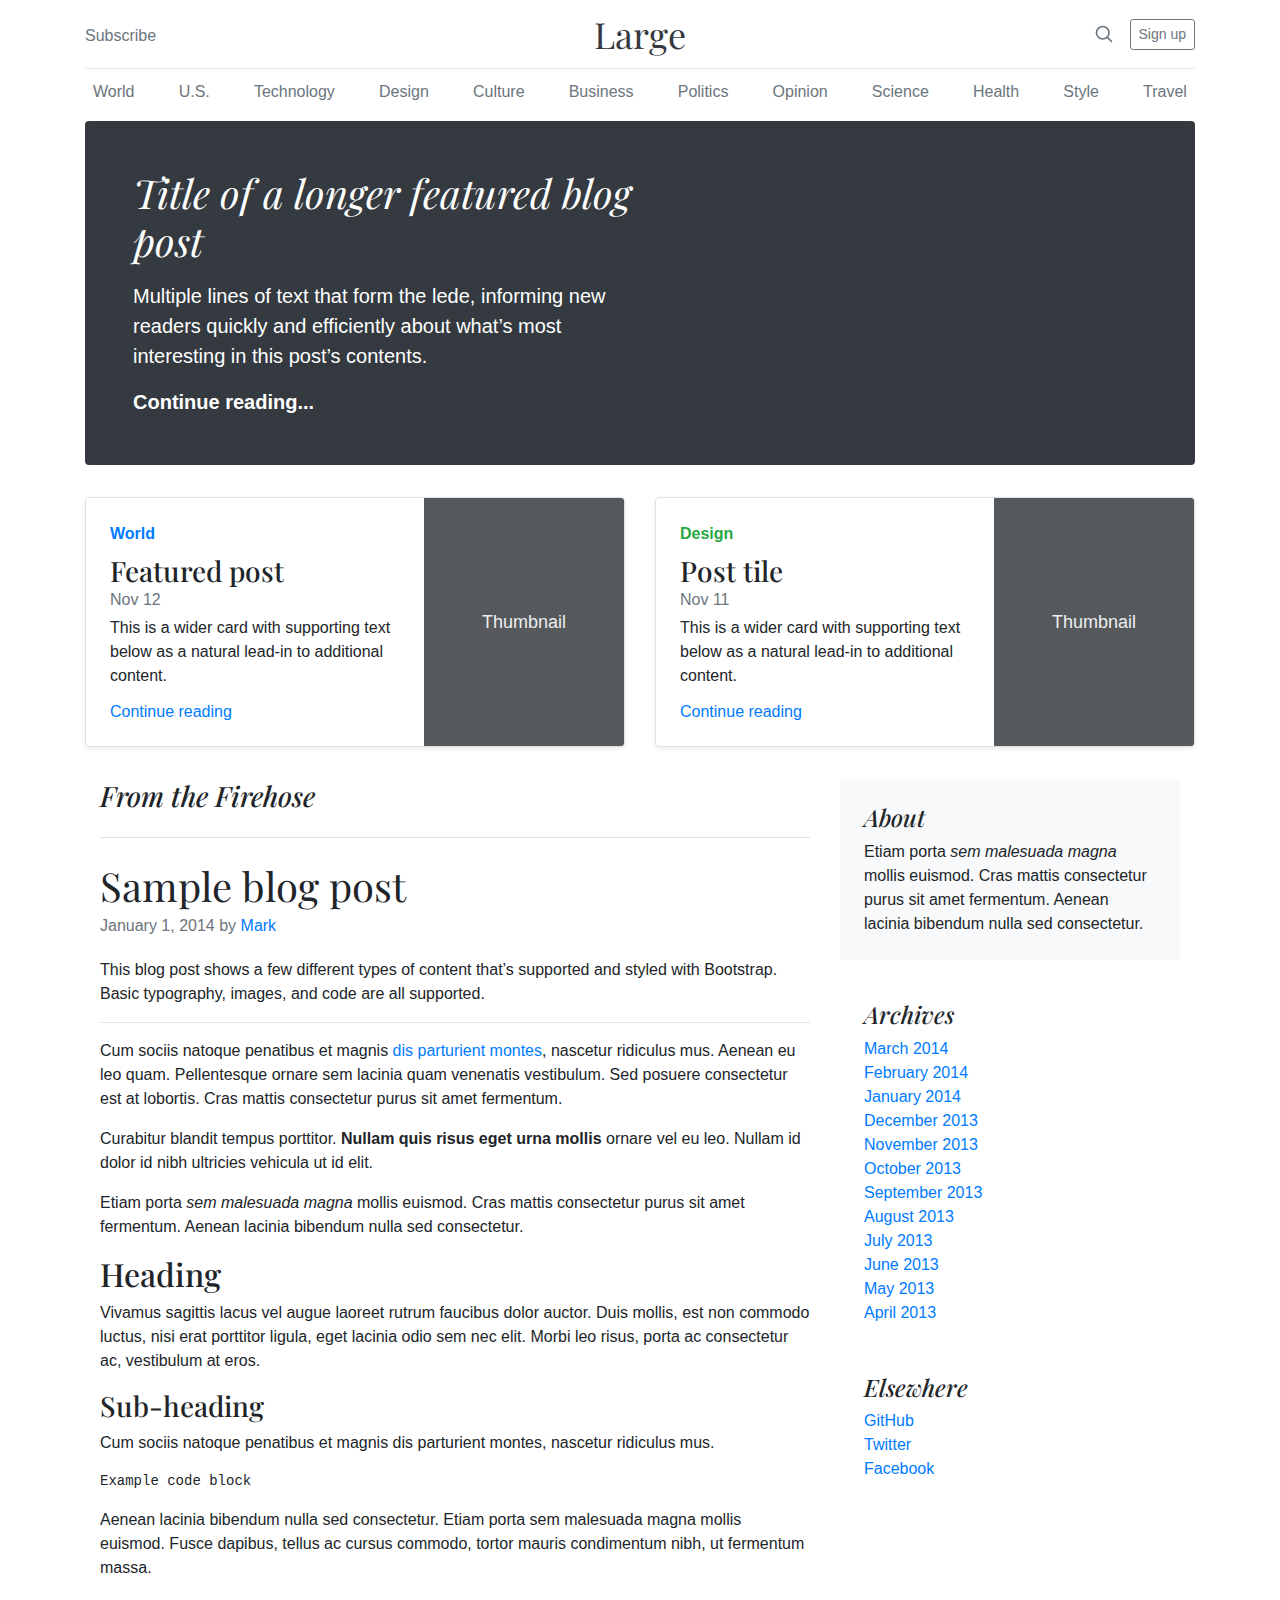
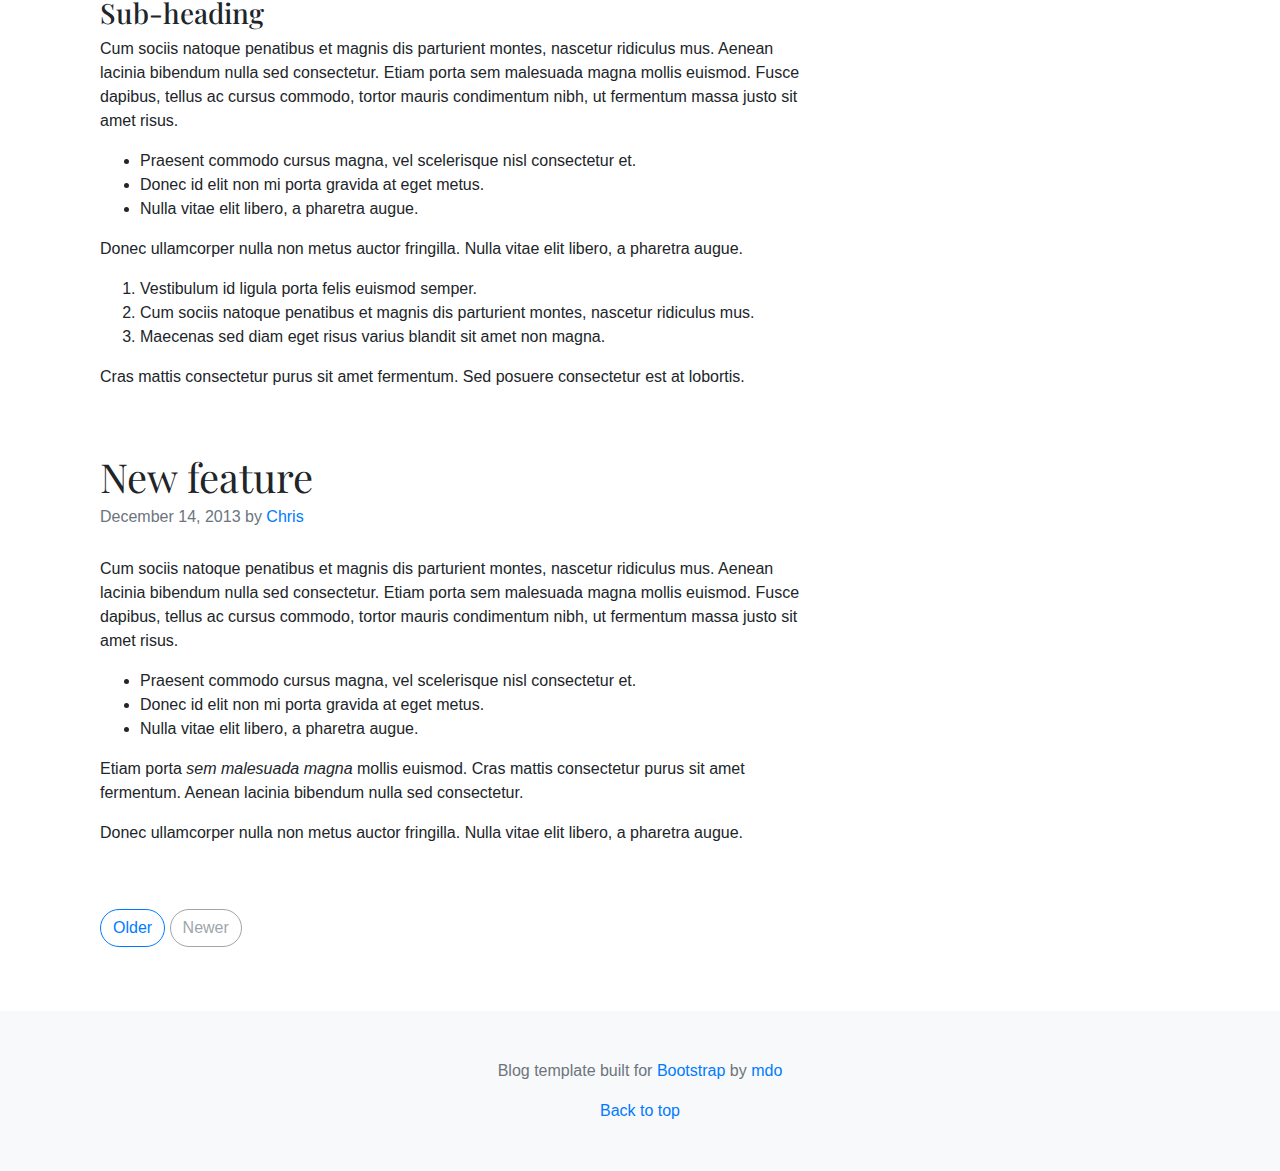
<file: blog/index.html>
<!DOCTYPE html>
<html lang="en">
  <head>
    <!-- Required meta tags -->
    <meta charset="utf-8" />
    <meta
      name="viewport"
      content="width=device-width, initial-scale=1, shrink-to-fit=no"
    />

    <link
      href="https://fonts.googleapis.com/css?family=Playfair+Display:700&display=swap"
      rel="stylesheet"
    />
    <!-- Bootstrap CSS -->
    <link
      rel="stylesheet"
      href="https://stackpath.bootstrapcdn.com/bootstrap/4.4.1/css/bootstrap.min.css"
      integrity="sha384-Vkoo8x4CGsO3+Hhxv8T/Q5PaXtkKtu6ug5TOeNV6gBiFeWPGFN9MuhOf23Q9Ifjh"
      crossorigin="anonymous"
    />

    <link rel="stylesheet" href="index.css" />

    <title>Hello, world!</title>
  </head>
  <body>
    <div class="container">
      <header class="blog-header py-3">
        <div class="row flex-nowrap justify-content-between align-items-center">
          <div class="col-4 pt-1">
            <a class="text-muted" href="#">Subscribe</a>
          </div>
          <div class="col-4 text-center">
            <a class="blog-header-logo text-dark" href="#">Large</a>
          </div>
          <div class="col-4 d-flex justify-content-end align-items-center">
            <a class="text-muted">
              <svg
                xmlns="http://www.w3.org/2000/svg"
                width="20"
                height="20"
                fill="none"
                stroke="currentColor"
                stroke-linecap="round"
                stroke-linejoin="round"
                stroke-width="2"
                class="mx-3"
                role="img"
                viewBox="0 0 24 24"
                focusable="false"
              >
                <title>Search</title>
                <circle cx="10.5" cy="10.5" r="7.5"></circle>
                <path d="M21 21l-5.2-5.2"></path>
              </svg>
            </a>
            <a class="btn btn-sm btn-outline-secondary text-truncate" href="#"
              >Sign up</a
            >
          </div>
        </div>
      </header>
      <div class="nav-scroller py-1 mb-2">
        <nav class="nav d-flex justify-content-between">
          <a class="p-2 text-muted" href="#">World</a>
          <a class="p-2 text-muted" href="#">U.S.</a>
          <a class="p-2 text-muted" href="#">Technology</a>
          <a class="p-2 text-muted" href="#">Design</a>
          <a class="p-2 text-muted" href="#">Culture</a>
          <a class="p-2 text-muted" href="#">Business</a>
          <a class="p-2 text-muted" href="#">Politics</a>
          <a class="p-2 text-muted" href="#">Opinion</a>
          <a class="p-2 text-muted" href="#">Science</a>
          <a class="p-2 text-muted" href="#">Health</a>
          <a class="p-2 text-muted" href="#">Style</a>
          <a class="p-2 text-muted" href="#">Travel</a>
        </nav>
      </div>
      <div class="jumbotron p-4 p-md-5 text-white rounded bg-dark">
        <div class="col-md-6 px-0">
          <h1 class="display-4 font-italic">
            Title of a longer featured blog post
          </h1>
          <p class="lead my-3">
            Multiple lines of text that form the lede, informing new readers
            quickly and efficiently about what’s most interesting in this post’s
            contents.
          </p>
          <p class="lead mb-0">
            <a class="text-white font-weight-bold" href="#"
              >Continue reading...</a
            >
          </p>
        </div>
      </div>
      <div class="row mb-2">
        <div class="col-md-6">
          <div
            class="row no-gutters border rounded overflow-hidden flex-md-row mb-4 shadow-sm h-md-250 position-relative"
          >
            <div class="col p-4 d-flex flex-column position-static">
              <strong class="d-inline-block mb-2 text-primary">World</strong>
              <h3 class="mb-0">Featured post</h3>
              <div class="mb-1 text-muted">Nov 12</div>
              <p class="card-text mb-auto">
                This is a wider card with supporting text below as a natural
                lead-in to additional content.
              </p>
              <a href="#" class="stretched-link">Continue reading</a>
            </div>
            <div class="col-auto d-none d-lg-block">
              <svg
                class="bd-placeholder-img"
                width="200"
                height="250"
                xmlns="http://www.w3.org/2000/svg"
                preserveAspectRatio="xMidYMid slice"
                focusable="false"
                role="img"
                aria-label="Placeholder: Thumbnail"
              >
                <title>Placeholder</title>
                <rect width="100%" height="100%" fill="#55595c"></rect>
                <text x="50%" y="50%" fill="#eceeef" dy=".3em">Thumbnail</text>
              </svg>
            </div>
          </div>
        </div>
        <div class="col-md-6">
          <div
            class="row no-gutters border rounded overflow-hidden flex-md-row mb-4 shadow-sm h-md-250 position-relative"
          >
            <div class="col p-4 d-flex flex-column position-static">
              <strong class="d-inline-block mb-2 text-success">Design</strong>
              <h3 class="mb-0">Post tile</h3>
              <div class="mb-1 text-muted">Nov 11</div>
              <p class="card-text mb-auto">
                This is a wider card with supporting text below as a natural
                lead-in to additional content.
              </p>
              <a href="#" class="stretched-link">Continue reading</a>
            </div>
            <div class="col-auto d-none d-lg-block">
              <svg
                class="bd-placeholder-img"
                width="200"
                height="250"
                xmlns="http://www.w3.org/2000/svg"
                preserveAspectRatio="xMidYMid slice"
                focusable="false"
                role="img"
                aria-label="Placeholder: Thumbnail"
              >
                <title>Placeholder</title>
                <rect width="100%" height="100%" fill="#55595c"></rect>
                <text x="50%" y="50%" fill="#eceeef" dy=".3em">Thumbnail</text>
              </svg>
            </div>
          </div>
        </div>
      </div>
      <main role="main" class="container">
        <div class="row">
          <div class="col-md-8 blog-main">
            <h3 class="pb-4 mb-4 font-italic border-bottom">
              From the Firehose
            </h3>
            <div class="blog-post">
              <h2 class="mb-1 display-4">Sample blog post</h2>
              <p class="blog-post-meta text-muted pb-1">
                January 1, 2014 by <a href="#">Mark</a>
              </p>
              <p>
                This blog post shows a few different types of content that’s
                supported and styled with Bootstrap. Basic typography, images,
                and code are all supported.
              </p>
              <hr />
              <p>
                Cum sociis natoque penatibus et magnis
                <a href="#">dis parturient montes</a>, nascetur ridiculus mus.
                Aenean eu leo quam. Pellentesque ornare sem lacinia quam
                venenatis vestibulum. Sed posuere consectetur est at lobortis.
                Cras mattis consectetur purus sit amet fermentum.
              </p>
              <blockquote>
                <p>
                  Curabitur blandit tempus porttitor.
                  <strong>Nullam quis risus eget urna mollis</strong> ornare vel
                  eu leo. Nullam id dolor id nibh ultricies vehicula ut id elit.
                </p>
              </blockquote>
              <p>
                Etiam porta <em>sem malesuada magna</em> mollis euismod. Cras
                mattis consectetur purus sit amet fermentum. Aenean lacinia
                bibendum nulla sed consectetur.
              </p>
              <h2>Heading</h2>
              <p>
                Vivamus sagittis lacus vel augue laoreet rutrum faucibus dolor
                auctor. Duis mollis, est non commodo luctus, nisi erat porttitor
                ligula, eget lacinia odio sem nec elit. Morbi leo risus, porta
                ac consectetur ac, vestibulum at eros.
              </p>
              <h3>Sub-heading</h3>
              <p>
                Cum sociis natoque penatibus et magnis dis parturient montes,
                nascetur ridiculus mus.
              </p>
              <pre><code>Example code block</code></pre>
              <p>
                Aenean lacinia bibendum nulla sed consectetur. Etiam porta sem
                malesuada magna mollis euismod. Fusce dapibus, tellus ac cursus
                commodo, tortor mauris condimentum nibh, ut fermentum massa.
              </p>
              <h3>Sub-heading</h3>
              <p>
                Cum sociis natoque penatibus et magnis dis parturient montes,
                nascetur ridiculus mus. Aenean lacinia bibendum nulla sed
                consectetur. Etiam porta sem malesuada magna mollis euismod.
                Fusce dapibus, tellus ac cursus commodo, tortor mauris
                condimentum nibh, ut fermentum massa justo sit amet risus.
              </p>
              <ul>
                <li>
                  Praesent commodo cursus magna, vel scelerisque nisl
                  consectetur et.
                </li>
                <li>Donec id elit non mi porta gravida at eget metus.</li>
                <li>Nulla vitae elit libero, a pharetra augue.</li>
              </ul>
              <p>
                Donec ullamcorper nulla non metus auctor fringilla. Nulla vitae
                elit libero, a pharetra augue.
              </p>
              <ol>
                <li>Vestibulum id ligula porta felis euismod semper.</li>
                <li>
                  Cum sociis natoque penatibus et magnis dis parturient montes,
                  nascetur ridiculus mus.
                </li>
                <li>
                  Maecenas sed diam eget risus varius blandit sit amet non
                  magna.
                </li>
              </ol>
              <p>
                Cras mattis consectetur purus sit amet fermentum. Sed posuere
                consectetur est at lobortis.
              </p>
            </div>
            <div class="blog-post">
              <h2 class="display-4 mb-1">New feature</h2>
              <p class="mb-4 text-muted pb-1">
                December 14, 2013 by <a href="#">Chris</a>
              </p>
              <p>
                Cum sociis natoque penatibus et magnis dis parturient montes,
                nascetur ridiculus mus. Aenean lacinia bibendum nulla sed
                consectetur. Etiam porta sem malesuada magna mollis euismod.
                Fusce dapibus, tellus ac cursus commodo, tortor mauris
                condimentum nibh, ut fermentum massa justo sit amet risus.
              </p>
              <ul>
                <li>
                  Praesent commodo cursus magna, vel scelerisque nisl
                  consectetur et.
                </li>
                <li>Donec id elit non mi porta gravida at eget metus.</li>
                <li>Nulla vitae elit libero, a pharetra augue.</li>
              </ul>
              <p>
                Etiam porta <em>sem malesuada magna</em> mollis euismod. Cras
                mattis consectetur purus sit amet fermentum. Aenean lacinia
                bibendum nulla sed consectetur.
              </p>
              <p>
                Donec ullamcorper nulla non metus auctor fringilla. Nulla vitae
                elit libero, a pharetra augue.
              </p>
            </div>
            <nav class="blog-pagnination">
              <a class="btn btn-outline-primary" href="#">Older</a>
              <a class="btn btn-outline-secondary disabled" href="#">Newer</a>
            </nav>
          </div>
          <div class="col-md-4 blog-sidebar">
            <div class="p-4 mb-3 bg-light rounded">
              <h4 class="font-italic">About</h4>
              <p class="mb-0">
                Etiam porta <em>sem malesuada magna</em> mollis euismod. Cras
                mattis consectetur purus sit amet fermentum. Aenean lacinia
                bibendum nulla sed consectetur.
              </p>
            </div>
            <div class="p-4">
              <h4 class="font-italic">Archives</h4>
              <ol class="list-unstyled mb-0">
                <li><a href="#">March 2014</a></li>
                <li><a href="#">February 2014</a></li>
                <li><a href="#">January 2014</a></li>
                <li><a href="#">December 2013</a></li>
                <li><a href="#">November 2013</a></li>
                <li><a href="#">October 2013</a></li>
                <li><a href="#">September 2013</a></li>
                <li><a href="#">August 2013</a></li>
                <li><a href="#">July 2013</a></li>
                <li><a href="#">June 2013</a></li>
                <li><a href="#">May 2013</a></li>
                <li><a href="#">April 2013</a></li>
              </ol>
            </div>
            <div class="p-4">
              <h4 class="font-italic">Elsewhere</h4>
              <ol class="list-unstyled">
                <li><a href="#">GitHub</a></li>
                <li><a href="#">Twitter</a></li>
                <li><a href="#">Facebook</a></li>
              </ol>
            </div>
          </div>
        </div>
      </main>
    </div>
    <footer class="p-5 bg-light text-center">
      <p class="text-muted ">
        Blog template built for <a href="#">Bootstrap</a> by <a href="#">mdo</a>
      </p>
      <p class="mb-0">
        <a href="#">Back to top</a>
      </p>
    </footer>
  </body>
</html>
</file>
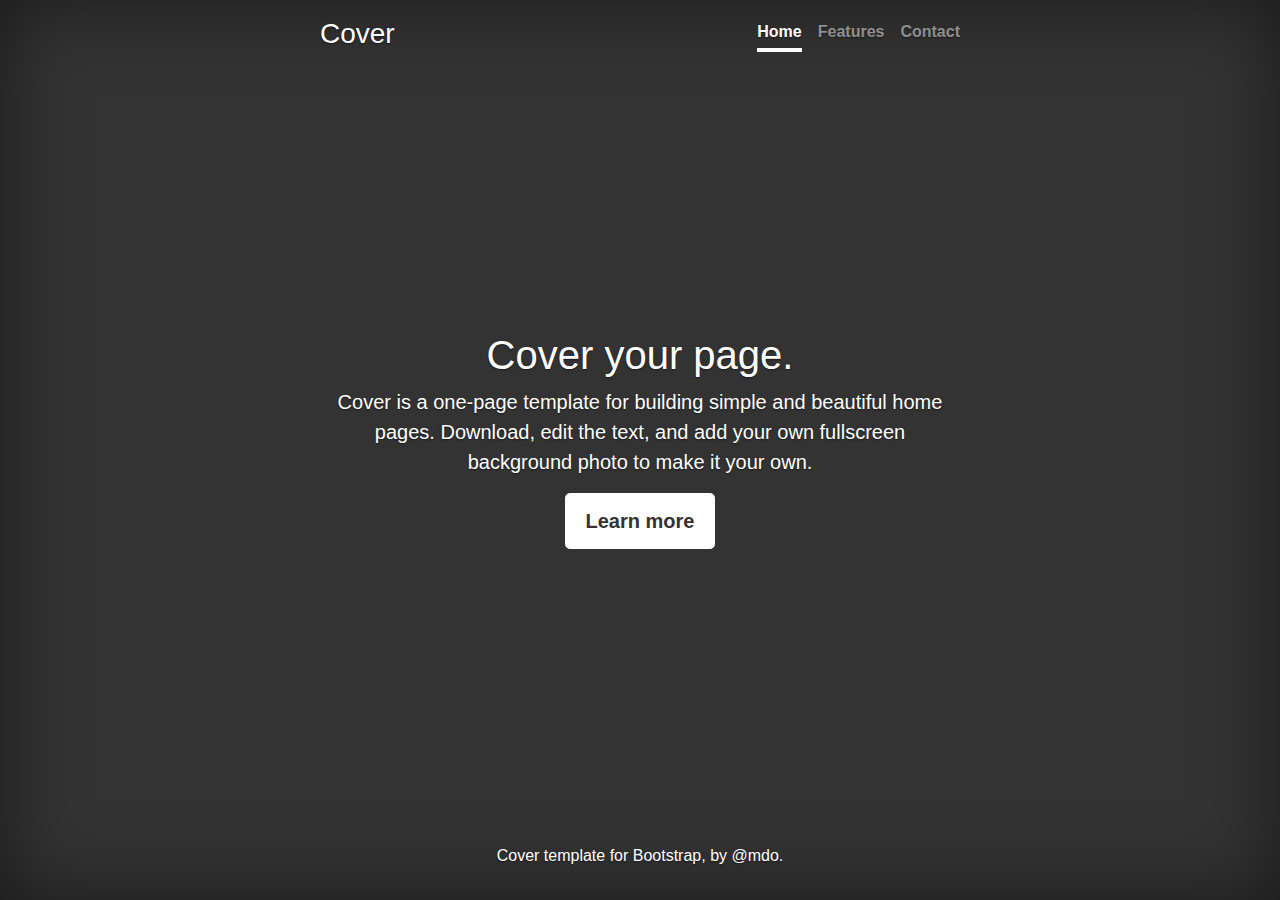
<file: cover/index.html>
<!DOCTYPE html>
<html lang="en">
  <head>
    <!-- Required meta tags -->
    <meta charset="utf-8" />
    <meta
      name="viewport"
      content="width=device-width, initial-scale=1, shrink-to-fit=no"
    />

    <!-- Bootstrap CSS -->
    <link
      rel="stylesheet"
      href="https://stackpath.bootstrapcdn.com/bootstrap/4.4.1/css/bootstrap.min.css"
      integrity="sha384-Vkoo8x4CGsO3+Hhxv8T/Q5PaXtkKtu6ug5TOeNV6gBiFeWPGFN9MuhOf23Q9Ifjh"
      crossorigin="anonymous"
    />

    <link rel="stylesheet" href="cover.css" />

    <title>Hello, world!</title>
  </head>
  <body class="text-center text-white">
    <div class="cover-container d-flex w-100 h-100 p-3 mx-auto flex-column">
      <header class="masthead mb-auto">
        <div>
          <div
            class="d-flex flex-column flex-md-row align-items-center font-weight-bold"
          >
            <h3 class="masthead-brand mb-0">Cover</h3>
            <nav
              class="nav d-flex nav-masthead ml-md-auto justify-content-center"
            >
              <a class="nav-link active" href="#">Home</a>

              <a class="nav-link" href="#">Features</a>
              <a class="nav-link" href="#">Contact</a>
            </nav>
          </div>
        </div>
      </header>
      <main role="main" class="inner cover">
        <h1 class="cover-heading">Cover your page.</h1>
        <p class="lead">
          Cover is a one-page template for building simple and beautiful home
          pages. Download, edit the text, and add your own fullscreen background
          photo to make it your own.
        </p>
        <p class="lead">
          <a href="#" class="btn btn-lg btn-secondary">Learn more</a>
        </p>
      </main>
      <footer class="mastfoot mt-auto">
        <div class="inner">
          <p>
            Cover template for
            <a href="https://getbootstrap.com/">Bootstrap</a>, by
            <a href="https://twitter.com/mdo">@mdo</a>.
          </p>
        </div>
      </footer>
    </div>
  </body>
</html>
</file>
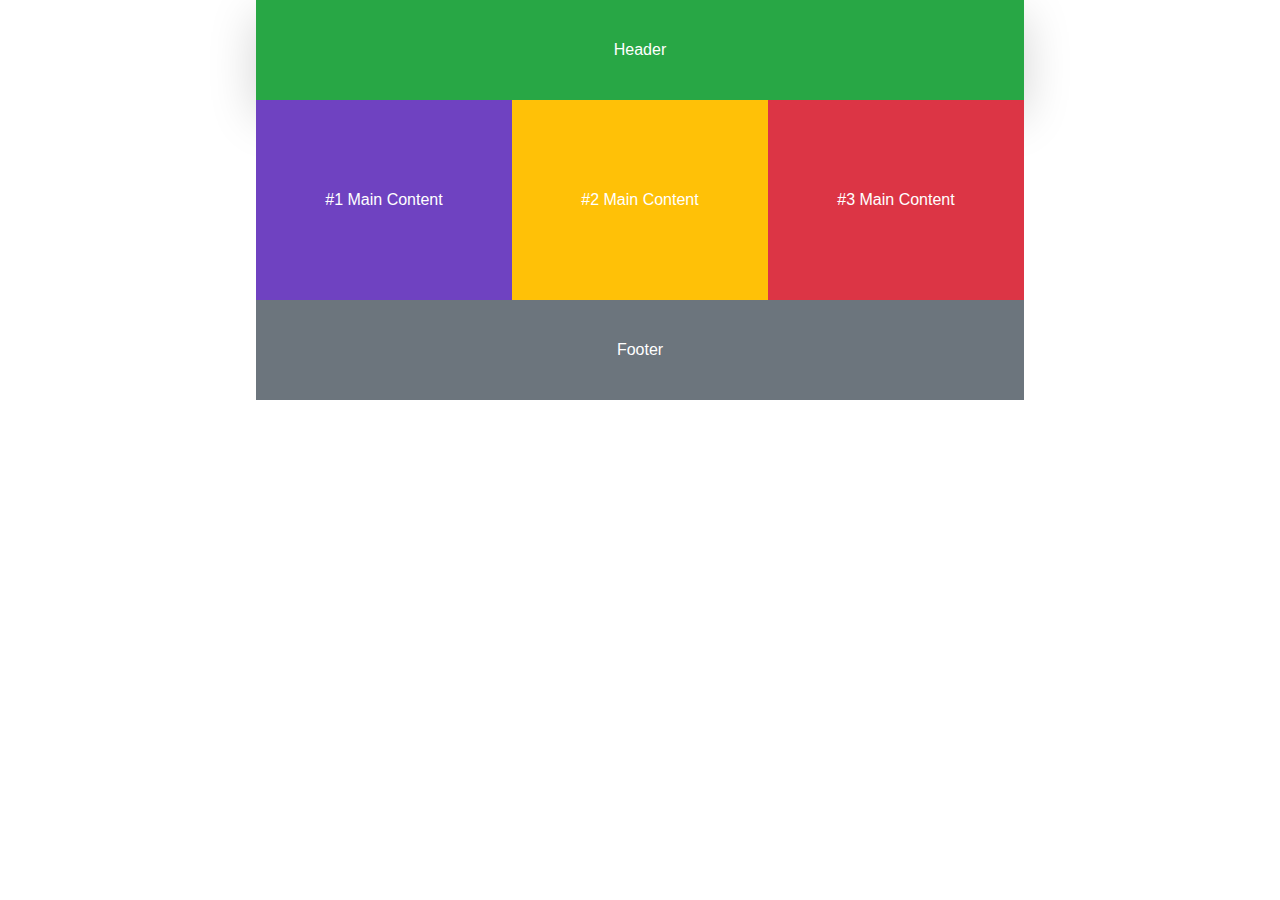
<file: flexbox/index.html>
<!DOCTYPE html>
<html>
  <head>
    <title>FlexBox</title>
    <link href="flex-layout.css" rel="stylesheet" />
    <link href="util.css" rel="stylesheet" />
  </head>
  <body>
    <div class="container">
      <div
        class="row shadow-lg border-primary bg-green h-100 text-white justify-content-center align-items-center"
      >
        <p>Header</p>
      </div>
      <div class="row h-200">
        <div
          class="d-flex col bg-blue bg-purple justify-content-center align-items-center text-white"
        >
          <p>#1 Main Content</p>
        </div>
        <div
          class="d-flex col bg-blue bg-yellow text-white align-items-center justify-content-center"
        >
          <p>#2 Main Content</p>
        </div>
        <div
          class="d-flex col bg-blue bg-red text-white justify-content-center align-items-center"
        >
          <p>#3 Main Content</p>
        </div>
      </div>

      <div
        class="row bg-gray h-100 text-white justify-content-center align-items-center"
      >
        <p>Footer</p>
      </div>
    </div>
  </body>
</html>
</file>
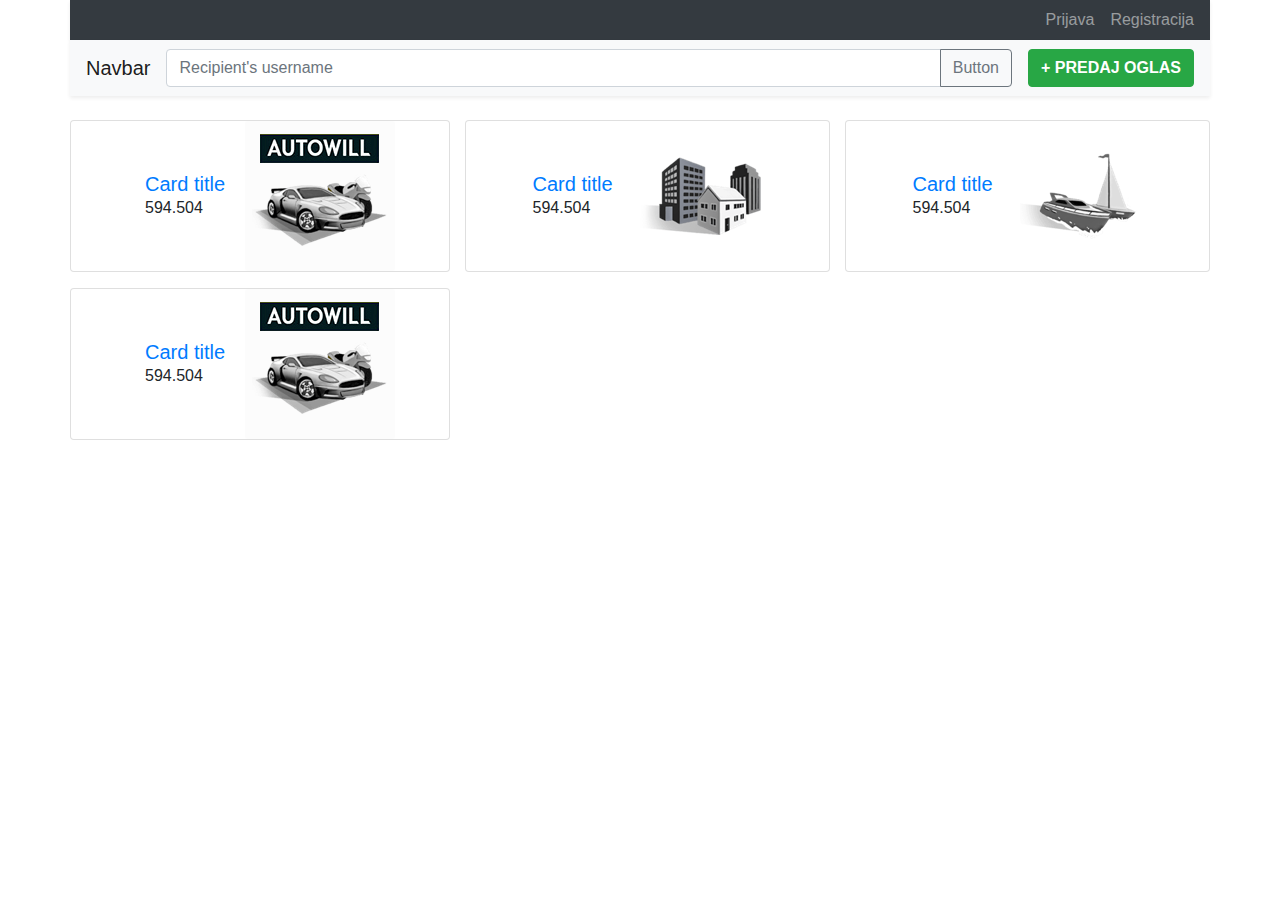
<file: gofind/index.html>
<!DOCTYPE html>
<html lang="en">
  <head>
    <!-- Required meta tags -->
    <meta charset="utf-8" />
    <meta
      name="viewport"
      content="width=device-width, initial-scale=1, shrink-to-fit=no"
    />

    <!-- Bootstrap CSS -->
    <link
      rel="stylesheet"
      href="https://stackpath.bootstrapcdn.com/bootstrap/4.4.1/css/bootstrap.min.css"
      integrity="sha384-Vkoo8x4CGsO3+Hhxv8T/Q5PaXtkKtu6ug5TOeNV6gBiFeWPGFN9MuhOf23Q9Ifjh"
      crossorigin="anonymous"
    />

    <title>Hello, world!</title>
  </head>
  <body class="container px-0">
    <head>
      <div class="navbar pb-0 pt-0 navbar-dark bg-dark shadow-sm">
        <div class="d-flex flex-row ml-auto navbar-nav">
          <a href="#" class="nav-link mr-3">Prijava</a>
          <a href="#" class="nav-link">Registracija</a>
        </div>
      </div>
      <nav class="navbar navbar-light bg-light shadow-sm">
        <a class="navbar-brand d-none d-md-block">Navbar</a>
        <form
          class="form-inline flex-grow-1 justify-content-center mr-0 mr-sm-3 mb-2 mb-sm-0"
        >
          <div class="input-group flex-grow-1 justify-content-center">
            <input
              type="text"
              class="form-control"
              placeholder="Recipient's username"
              aria-label="Recipient's username"
              aria-describedby="button-addon2"
            />
            <div class="input-group-append">
              <button
                class="btn btn-outline-secondary"
                type="button"
                id="button-addon2"
              >
                Button
              </button>
            </div>
          </div>
        </form>
        <button
          class="col-12 col-sm-auto btn btn-success text-uppercase font-weight-bold"
          type="button"
        >
          + Predaj Oglas
        </button>
      </nav>
    </head>

    <main>
      <div class="row mt-4 mx-0 justify-content-between">
        <div class="col-lg-4 col-md-6 col-6 no-gutters px-0">
          <div class="card flex-grow-1 mw-100" style="max-width: 220px;">
            <div
              class="row flex-column flex-md-row no-gutters justify-content-center"
            >
              <div class="my-auto order-2 order-md-1">
                <div class="card-body">
                  <h5 class="card-title mb-0 text-primary">Card title</h5>
                  <p class="card-text">
                    594.504
                  </p>
                </div>
              </div>
              <div class="order-1 order-md-2">
                <img
                  src="img/takeover-124714908.png"
                  class="card-img"
                  alt="..."
                />
              </div>
            </div>
          </div>
        </div>
        <div class="col-lg-4 col-md-6 col-6 no-gutters pr-0">
          <div class="card flex-grow-1 mw-100" style="max-width: 220px;">
            <div
              class="row flex-column flex-md-row no-gutters justify-content-center"
            >
              <div class="my-auto order-2 order-md-1">
                <div class="card-body">
                  <h5 class="card-title mb-0 text-primary">Card title</h5>
                  <p class="card-text">
                    594.504
                  </p>
                </div>
              </div>
              <div class="order-1 order-md-2">
                <img src="img/31f0b7ae9f.png" class="card-img" alt="..." />
              </div>
            </div>
          </div>
        </div>
        <div class="col-lg-4 col-md-6 col-6 no-gutters pr-0">
          <div class="card flex-grow-1 mw-100" style="max-width: 220px;">
            <div
              class="row flex-column flex-md-row no-gutters justify-content-center"
            >
              <div class="my-auto order-2 order-md-1">
                <div class="card-body">
                  <h5 class="card-title mb-0 text-primary">Card title</h5>
                  <p class="card-text">
                    594.504
                  </p>
                </div>
              </div>
              <div class="order-1 order-md-2">
                <img src="img/bcfc9b4d4a.png" class="card-img" alt="..." />
              </div>
            </div>
          </div>
        </div>
        <div class="col-lg-4 col-md-6 col-6 px-0 pt-3">
          <div class="card flex-grow-1 mw-100" style="max-width: 220px;">
            <div
              class="row flex-column flex-md-row no-gutters justify-content-center"
            >
              <div class="my-auto order-2 order-md-1">
                <div class="card-body">
                  <h5 class="card-title mb-0 text-primary">Card title</h5>
                  <p class="card-text">
                    594.504
                  </p>
                </div>
              </div>
              <div class="order-1 order-md-2">
                <img
                  src="img/takeover-124714908.png"
                  class="card-img"
                  alt="..."
                />
              </div>
            </div>
          </div>
        </div>
      </div>
    </main>

    <!-- Optional JavaScript -->
    <!-- jQuery first, then Popper.js, then Bootstrap JS -->
    <script
      src="https://code.jquery.com/jquery-3.4.1.slim.min.js"
      integrity="sha384-J6qa4849blE2+poT4WnyKhv5vZF5SrPo0iEjwBvKU7imGFAV0wwj1yYfoRSJoZ+n"
      crossorigin="anonymous"
    ></script>
    <script
      src="https://cdn.jsdelivr.net/npm/popper.js@1.16.0/dist/umd/popper.min.js"
      integrity="sha384-Q6E9RHvbIyZFJoft+2mJbHaEWldlvI9IOYy5n3zV9zzTtmI3UksdQRVvoxMfooAo"
      crossorigin="anonymous"
    ></script>
    <script
      src="https://stackpath.bootstrapcdn.com/bootstrap/4.4.1/js/bootstrap.min.js"
      integrity="sha384-wfSDF2E50Y2D1uUdj0O3uMBJnjuUD4Ih7YwaYd1iqfktj0Uod8GCExl3Og8ifwB6"
      crossorigin="anonymous"
    ></script>
  </body>
</html>
</file>
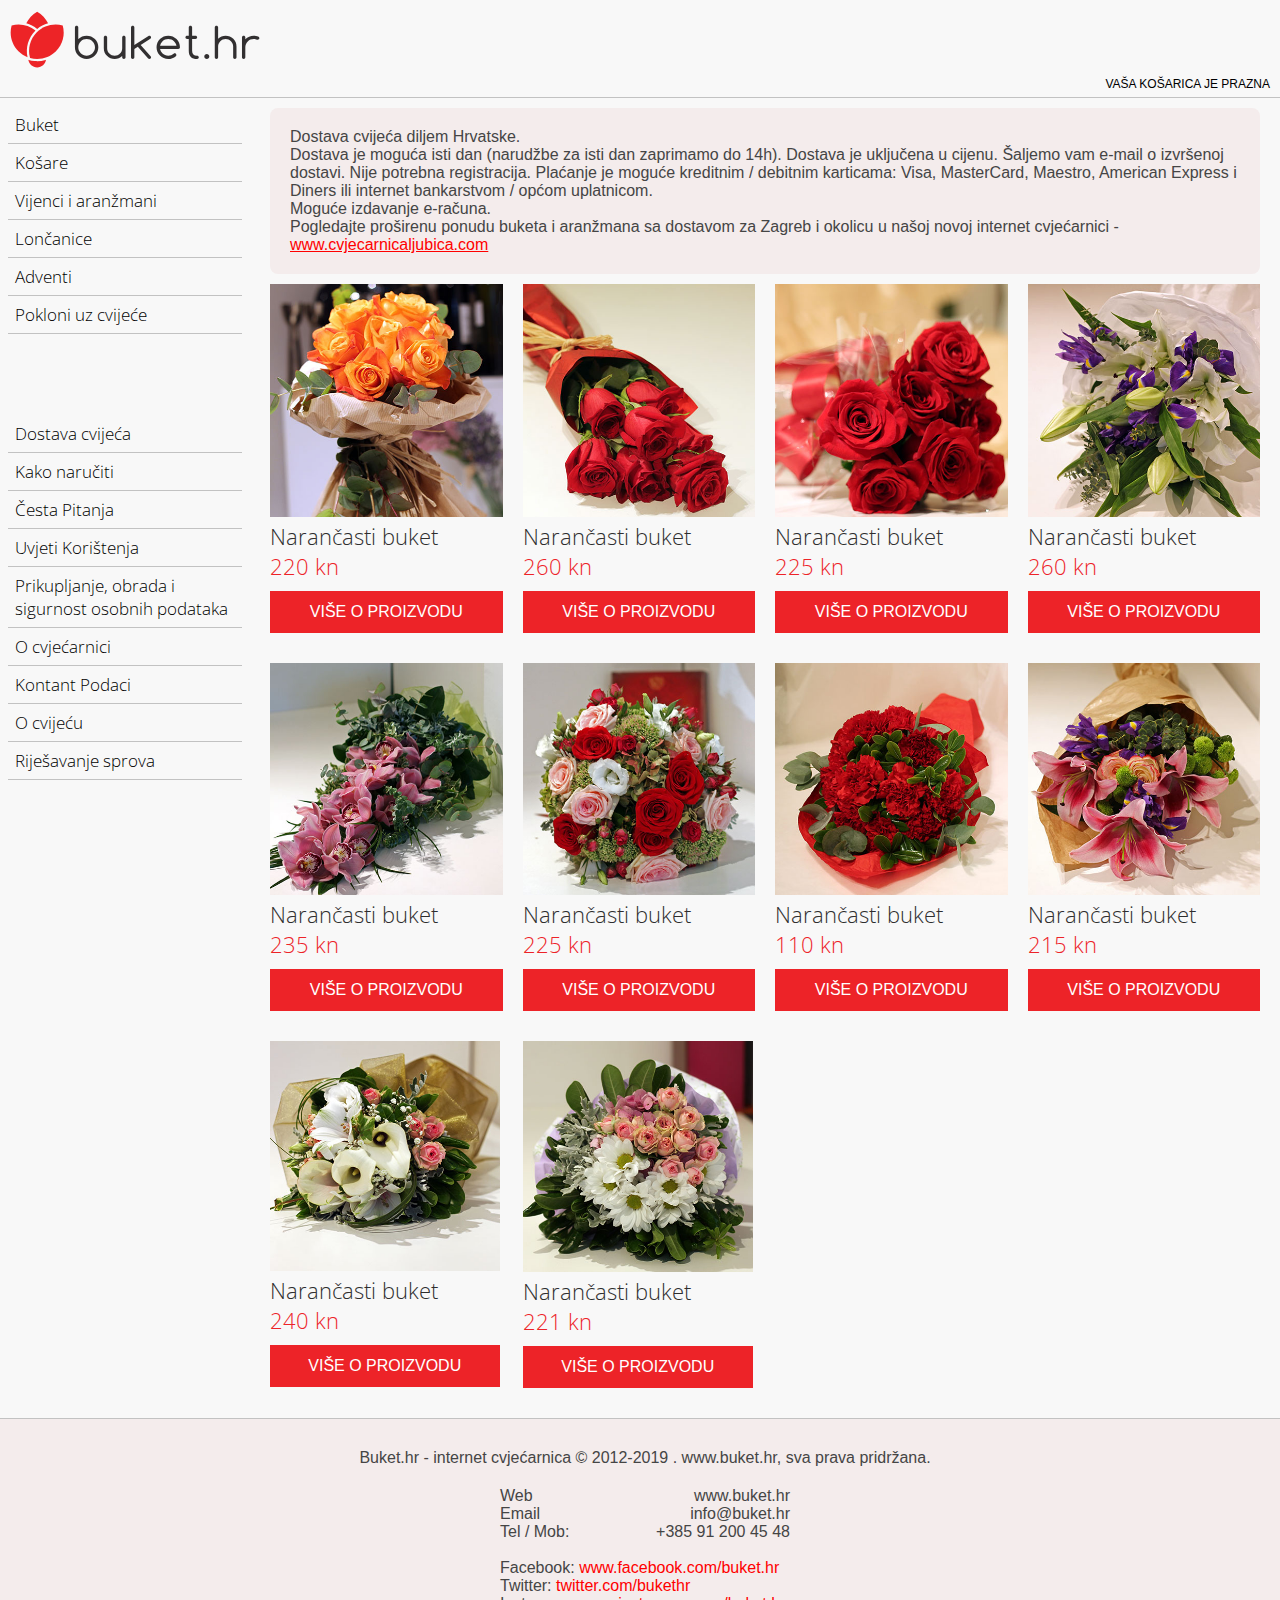
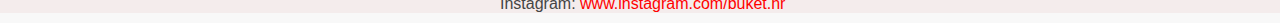
<file: buketi.html>
<!DOCTYPE html>
<html>
  <head>
    <title>Buket.hr - dostava cvijeća</title>
    <link href="/stylesheet/elite.css" rel="stylesheet" />
    <link
      href="https://fonts.googleapis.com/css?family=Open+Sans:300&display=swap"
      rel="stylesheet"
    />
  </head>
  <body>
    <div class="container">
      <header>
        <nav>
          <div class="nav-header">
            <a href="buketi.html"><img src="img/logo.svg"/></a>

            <p><a>VAŠA KOŠARICA JE PRAZNA</a></p>
          </div>
        </nav>
      </header>
      <div class="main-container">
        <aside class="aside">
          <ul>
            <li><a id="id" href="">Buket</a></li>
            <li><a href="">Košare</a></li>
            <li><a href="">Vijenci i aranžmani</a></li>
            <li><a href="">Lončanice</a></li>
            <li><a href="">Adventi</a></li>
            <li><a href="">Pokloni uz cvijeće</a></li>
          </ul>
          <ul>
            <li><a href="">Dostava cvijeća</a></li>
            <li><a href="">Kako naručiti</a></li>
            <li><a href="">Česta Pitanja</a></li>
            <li><a href="">Uvjeti Korištenja</a></li>
            <li>
              <a href="">Prikupljanje, obrada i sigurnost osobnih podataka</a>
            </li>
            <li><a href="">O cvjećarnici</a></li>
            <li><a href="">Kontant Podaci</a></li>
            <li><a href="">O cvijeću</a></li>
            <li><a href="">Riješavanje sprova</a></li>
          </ul>
        </aside>
        <main class="main">
          <div class="obavijest">
            <p>
              Dostava cvijeća diljem Hrvatske.<br />
              Dostava je moguća isti dan (narudžbe za isti dan zaprimamo do
              14h). Dostava je uključena u cijenu. Šaljemo vam e-mail o
              izvršenoj dostavi. Nije potrebna registracija. Plaćanje je moguće
              kreditnim / debitnim karticama: Visa, MasterCard, Maestro,
              American Express i Diners ili internet bankarstvom / općom
              uplatnicom.<br />
              Moguće izdavanje e-računa.<br />
              Pogledajte proširenu ponudu buketa i aranžmana sa dostavom za
              Zagreb i okolicu u našoj novoj internet cvjećarnici -
              <a href="#">www.cvjecarnicaljubica.com</a>
            </p>
          </div>

          <div>
            <div class="row proizvodi">
              <div class="column proizvod">
                <a href="elite-buket.html">
                  <div class="imgwrap">
                    <img src="img/38.jpg" />
                  </div>

                  <h2>Narančasti buket</h2>
                  <p class="cijena">220 kn</p>
                </a>
                <a href="">VIŠE O PROIZVODU</a>
              </div>
              <div class="column proizvod">
                <a href="">
                  <div class="imgwrap">
                    <img src="img/43.jpg" />
                  </div>

                  <h2>Narančasti buket</h2>
                  <p class="cijena">260 kn</p>
                </a>
                <a href="">VIŠE O PROIZVODU</a>
              </div>
              <div class="column proizvod">
                <a href="">
                  <div class="imgwrap">
                    <img src="img/48.jpg" />
                  </div>

                  <h2>Narančasti buket</h2>
                  <p class="cijena">225 kn</p>
                </a>
                <a href="">VIŠE O PROIZVODU</a>
              </div>
              <div class="column proizvod">
                <a href="">
                  <div class="imgwrap">
                    <img src="img/52.jpg" />
                  </div>

                  <h2>Narančasti buket</h2>
                  <p class="cijena">260 kn</p>
                </a>
                <a href="">VIŠE O PROIZVODU</a>
              </div>
            </div>
            <div class="row proizvodi">
              <div class="column proizvod">
                <a href="">
                  <div class="imgwrap">
                    <img src="img/64.jpg" />
                  </div>

                  <h2>Narančasti buket</h2>
                  <p class="cijena">235 kn</p>
                </a>
                <a href="">VIŠE O PROIZVODU</a>
              </div>
              <div class="column proizvod">
                <a href="">
                  <div class="imgwrap">
                    <img src="img/165.jpg" />
                  </div>

                  <h2>Narančasti buket</h2>
                  <p class="cijena">225 kn</p>
                </a>
                <a href="">VIŠE O PROIZVODU</a>
              </div>
              <div class="column proizvod">
                <a href="">
                  <div class="imgwrap">
                    <img src="img/225.jpg" />
                  </div>

                  <h2>Narančasti buket</h2>
                  <p class="cijena">110 kn</p>
                </a>
                <a href="">VIŠE O PROIZVODU</a>
              </div>
              <div class="column proizvod">
                <a href="">
                  <div class="imgwrap">
                    <img src="img/65.jpg" />
                  </div>

                  <h2>Narančasti buket</h2>
                  <p class="cijena">215 kn</p>
                </a>
                <a href="">VIŠE O PROIZVODU</a>
              </div>
            </div>
            <div class="row proizvodi">
              <div
                class="column proizvod"
                style="width: 25%; padding-right: 18px;"
              >
                <a href="">
                  <div class="imgwrap">
                    <img src="img/158.jpg" />
                  </div>

                  <h2>Narančasti buket</h2>
                  <p class="cijena">240 kn</p>
                </a>
                <a href="">VIŠE O PROIZVODU</a>
              </div>
              <div
                class="column proizvod"
                style="width: 25%; padding-left: 5px; padding-right: 12px;"
              >
                <a href="">
                  <div class="imgwrap">
                    <img src="img/159.jpg" />
                  </div>

                  <h2>Narančasti buket</h2>
                  <p class="cijena">221 kn</p>
                </a>
                <a href="">VIŠE O PROIZVODU</a>
              </div>
            </div>
          </div>
        </main>
      </div>

      <div class="footer-background">
        <footer>
          <p>
            Buket.hr - internet cvjećarnica © 2012-2019 . www.buket.hr, sva
            prava pridržana.
          </p>

          <div id="first" class="info-footer">
            <p>Web</p>
            <p>www.buket.hr</p>
          </div>
          <div class="info-footer">
            <p>Email</p>
            <p>info@buket.hr</p>
          </div>
          <div class="info-footer">
            <p>Tel / Mob:</p>
            <p>+385 91 200 45 48</p>
          </div>
          <div class="para-container">
            <p>
              Facebook:
              <a href="https://www.facebook.com/buket.hr"
                >www.facebook.com/buket.hr</a
              >
            </p>
            <p>
              Twitter:
              <a href="https://www.twitter.com/bukethr">twitter.com/bukethr</a>
            </p>
            <p>
              Instagram:
              <a href="https://www.instagram.com/buket.hr"
                >www.instagram.com/buket.hr</a
              >
            </p>
          </div>
        </footer>
      </div>
    </div>
  </body>
</html>
</file>
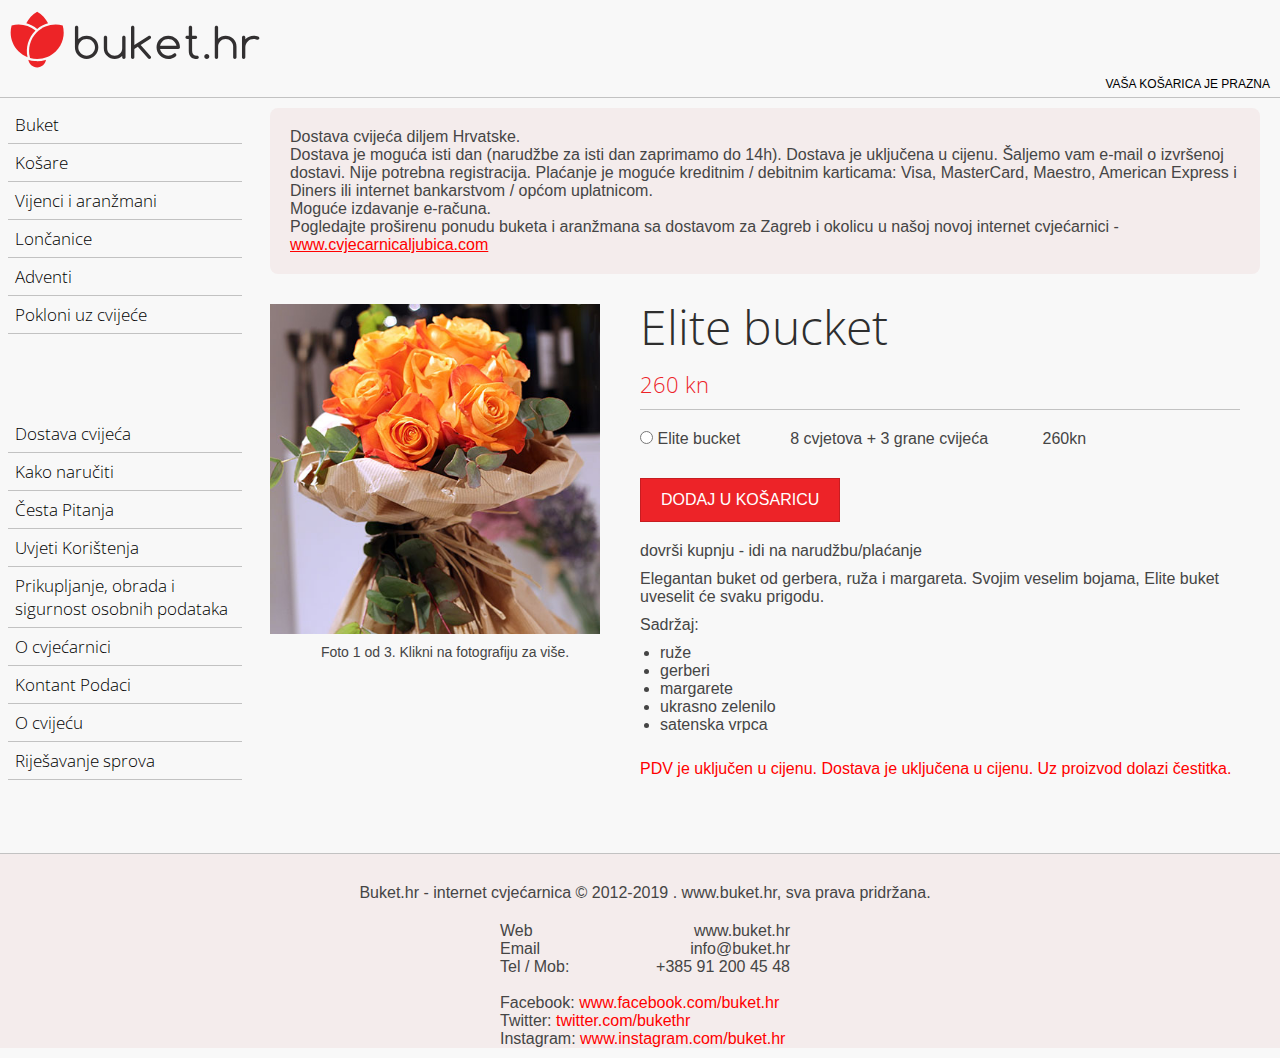
<file: elite-buket.html>
<!DOCTYPE html>
<html>
  <head>
    <title>Buket.hr - dostava cvijeća</title>
    <link href="/stylesheet/elite.css" rel="stylesheet" />
    <link
      href="https://fonts.googleapis.com/css?family=Open+Sans:300&display=swap"
      rel="stylesheet"
    />
  </head>
  <body>
    <div class="container">
      <header>
        <nav>
          <div class="nav-header">
            <a href="buketi.html"><img src="img/logo.svg"/></a>
            <p><a>VAŠA KOŠARICA JE PRAZNA</a></p>
          </div>
        </nav>
      </header>
      <div class="main-container">
        <aside class="aside">
          <ul>
            <li><a id="id" href="buketi.html">Buket</a></li>
            <li><a href="">Košare</a></li>
            <li><a href="">Vijenci i aranžmani</a></li>
            <li><a href="">Lončanice</a></li>
            <li><a href="">Adventi</a></li>
            <li><a href="">Pokloni uz cvijeće</a></li>
          </ul>
          <ul>
            <li><a href="">Dostava cvijeća</a></li>
            <li><a href="">Kako naručiti</a></li>
            <li><a href="">Česta Pitanja</a></li>
            <li><a href="">Uvjeti Korištenja</a></li>
            <li>
              <a href="">Prikupljanje, obrada i sigurnost osobnih podataka</a>
            </li>
            <li><a href="">O cvjećarnici</a></li>
            <li><a href="">Kontant Podaci</a></li>
            <li><a href="">O cvijeću</a></li>
            <li><a href="">Riješavanje sprova</a></li>
          </ul>
        </aside>
        <main class="main">
          <div class="obavijest">
            <p>
              Dostava cvijeća diljem Hrvatske.<br />
              Dostava je moguća isti dan (narudžbe za isti dan zaprimamo do
              14h). Dostava je uključena u cijenu. Šaljemo vam e-mail o
              izvršenoj dostavi. Nije potrebna registracija. Plaćanje je moguće
              kreditnim / debitnim karticama: Visa, MasterCard, Maestro,
              American Express i Diners ili internet bankarstvom / općom
              uplatnicom.<br />
              Moguće izdavanje e-računa.<br />
              Pogledajte proširenu ponudu buketa i aranžmana sa dostavom za
              Zagreb i okolicu u našoj novoj internet cvjećarnici -
              <a href="#">www.cvjecarnicaljubica.com</a>
            </p>
          </div>
          <div class="row main-content">
            <div class="column warpper-img">
              <img src="img/38.jpg" />
              <p>Foto 1 od 3. Klikni na fotografiju za više.</p>
            </div>
            <div class="column informacije">
              <h2>Elite bucket</h2>

              <p class="cijena">260 kn</p>
              <div class="border"></div>
              <form>
                <label for="id1">
                  <div>
                    <input type="radio" id="id1" />
                    <span class="opcija-naziv">Elite bucket</span>
                  </div>
                  <div class="inline-block">
                    <span>8 cvjetova + 3 grane cvijeća</span>
                    <span>260kn</span>
                  </div>
                </label>
              </form>

              <button>DODAJ U KOŠARICU</button>

              <p>dovrši kupnju - idi na narudžbu/plaćanje</p>

              <p>
                Elegantan buket od gerbera, ruža i margareta. Svojim veselim
                bojama, Elite buket uveselit će svaku prigodu.
              </p>

              <p>Sadržaj:</p>

              <ul>
                <li>ruže</li>
                <li>gerberi</li>
                <li>margarete</li>
                <li>ukrasno zelenilo</li>
                <li>satenska vrpca</li>
              </ul>
              <p>
                PDV je uključen u cijenu. Dostava je uključena u cijenu. Uz
                proizvod dolazi čestitka.
              </p>
            </div>
          </div>
        </main>
      </div>

      <div class="footer-background">
        <footer>
          <p>
            Buket.hr - internet cvjećarnica © 2012-2019 . www.buket.hr, sva
            prava pridržana.
          </p>

          <div id="first" class="info-footer">
            <p>Web</p>
            <p>www.buket.hr</p>
          </div>
          <div class="info-footer">
            <p>Email</p>
            <p>info@buket.hr</p>
          </div>
          <div class="info-footer">
            <p>Tel / Mob:</p>
            <p>+385 91 200 45 48</p>
          </div>
          <div class="para-container">
            <p>
              Facebook:
              <a href="https://www.facebook.com/buket.hr"
                >www.facebook.com/buket.hr</a
              >
            </p>
            <p>
              Twitter:
              <a href="https://www.twitter.com/bukethr">twitter.com/bukethr</a>
            </p>
            <p>
              Instagram:
              <a href="https://www.instagram.com/buket.hr"
                >www.instagram.com/buket.hr</a
              >
            </p>
          </div>
        </footer>
      </div>
    </div>
  </body>
</html>
</file>
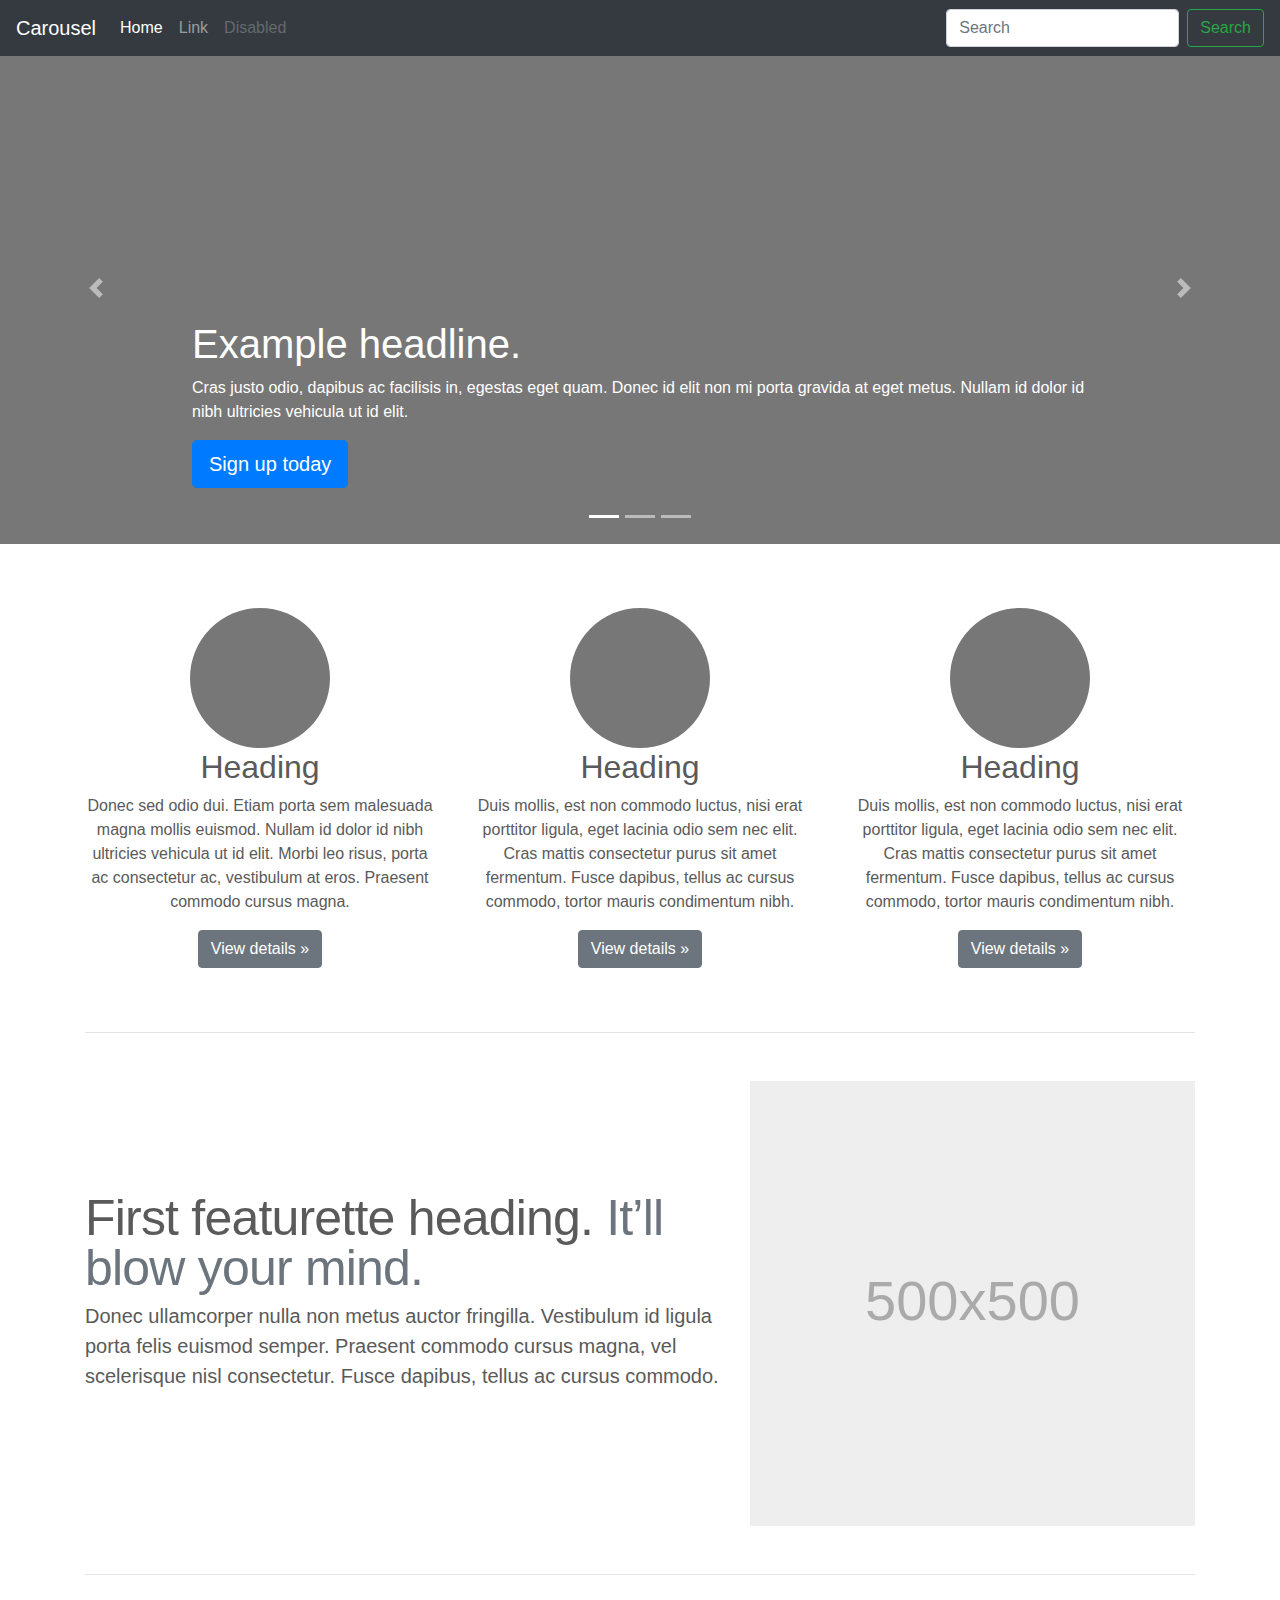
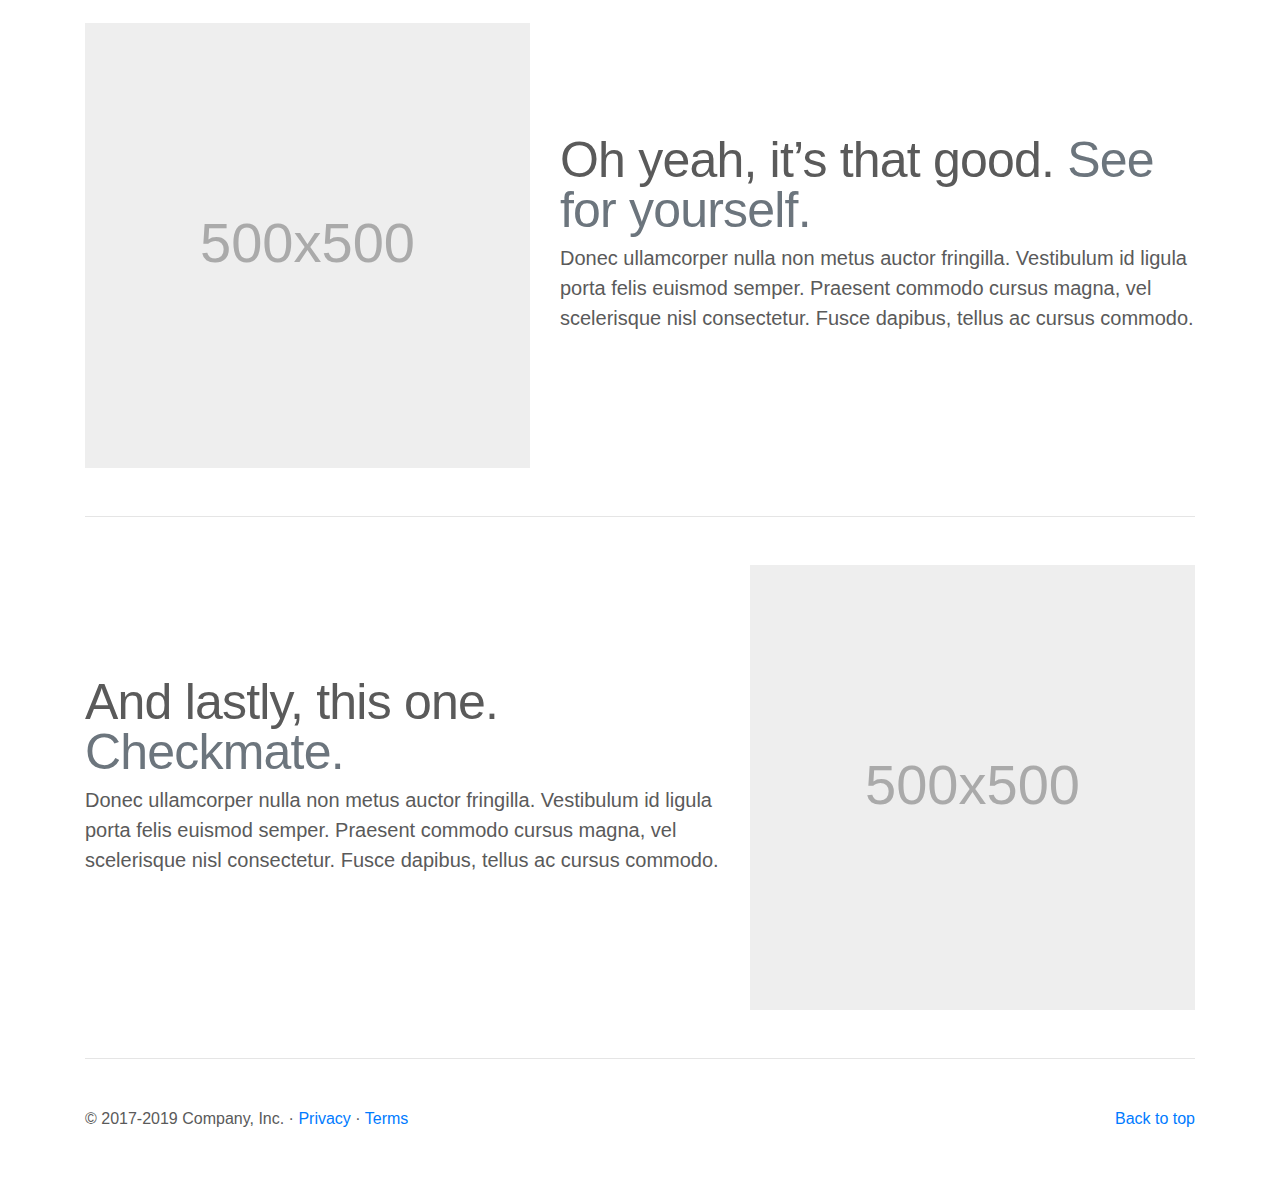
<file: carousel/carousel.html>
<!DOCTYPE html>
<html lang="en">
  <head>
    <!-- Required meta tags -->
    <meta charset="utf-8" />
    <meta
      name="viewport"
      content="width=device-width, initial-scale=1, shrink-to-fit=no"
    />

    <!-- Bootstrap CSS -->
    <link
      rel="stylesheet"
      href="https://stackpath.bootstrapcdn.com/bootstrap/4.4.1/css/bootstrap.min.css"
      integrity="sha384-Vkoo8x4CGsO3+Hhxv8T/Q5PaXtkKtu6ug5TOeNV6gBiFeWPGFN9MuhOf23Q9Ifjh"
      crossorigin="anonymous"
    />

    <link rel="stylesheet" href="carousel.css" />

    <title>Hello, world!</title>
  </head>
  <body>
    <header>
      <nav class="navbar navbar-expand-md navbar-dark fixed-top bg-dark">
        <a class="navbar-brand" href="#">Carousel</a>
        <button
          class="navbar-toggler"
          type="button"
          data-toggle="collapse"
          data-target="#navbarCollapse"
          aria-controls="navbarCollapse"
          aria-expanded="false"
          aria-label="Toggle navigation"
        >
          <span class="navbar-toggler-icon"></span>
        </button>
        <div class="collapse navbar-collapse" id="navbarCollapse">
          <ul class="navbar-nav mr-auto">
            <li class="nav-item active"><a class="nav-link"> Home</a></li>
            <li class="nav-item"><a class="nav-link">Link</a></li>
            <li class="nav-item"><a class="nav-link disabled">Disabled</a></li>
          </ul>
          <form class="form-inline mt-2 mt-md-0">
            <input
              class="form-control mr-sm-2"
              type="text"
              placeholder="Search"
              aria-label="Search"
            />
            <button class="btn btn-outline-success my-2 my-sm-0" type="submit">
              Search
            </button>
          </form>
        </div>
      </nav>
    </header>
    <main role="main">
      <div>
        <div id="myCarousel" class="carousel slide" data-ride="carusel">
          <ol class="carousel-indicators">
            <li data-target="#myCarousel" data-slide-to="0" class="active"></li>
            <li data-target="#myCarousel" data-slide-to="1"></li>
            <li data-target="#myCarousel" data-slide-to="2"></li>
          </ol>
          <div class="carousel-inner">
            <div class="carousel-item active">
              <svg
                class="bd-placeholder-img"
                width="100%"
                height="100%"
                xmlns="http://www.w3.org/2000/svg"
                preserveAspectRatio="xMidYMid slice"
                focusable="false"
                role="img"
              >
                <rect width="100%" height="100%" fill="#777"></rect>
              </svg>
              <div class="container">
                <div class="carousel-caption text-left">
                  <h1>Example headline.</h1>
                  <p>
                    Cras justo odio, dapibus ac facilisis in, egestas eget quam.
                    Donec id elit non mi porta gravida at eget metus. Nullam id
                    dolor id nibh ultricies vehicula ut id elit.
                  </p>
                  <p>
                    <a class="btn btn-lg btn-primary" href="#" role="button"
                      >Sign up today</a
                    >
                  </p>
                </div>
              </div>
            </div>
            <div class="carousel-item">
              <svg
                class="bd-placeholder-img"
                width="100%"
                height="100%"
                xmlns="http://www.w3.org/2000/svg"
                preserveAspectRatio="xMidYMid slice"
                focusable="false"
                role="img"
              >
                <rect width="100%" height="100%" fill="#777"></rect>
              </svg>
              <div class="container">
                <div class="carousel-caption">
                  <h1>Another example headline.</h1>
                  <p>
                    Cras justo odio, dapibus ac facilisis in, egestas eget quam.
                    Donec id elit non mi porta gravida at eget metus. Nullam id
                    dolor id nibh ultricies vehicula ut id elit.
                  </p>
                  <p>
                    <a class="btn btn-lg btn-primary" href="#" role="button"
                      >Learn more</a
                    >
                  </p>
                </div>
              </div>
            </div>
            <div class="carousel-item">
              <svg
                class="bd-placeholder-img"
                width="100%"
                height="100%"
                xmlns="http://www.w3.org/2000/svg"
                preserveAspectRatio="xMidYMid slice"
                focusable="false"
                role="img"
              >
                <rect width="100%" height="100%" fill="#777"></rect>
              </svg>
              <div class="container">
                <div class="carousel-caption text-right">
                  <h1>One more for good measure.</h1>
                  <p>
                    Cras justo odio, dapibus ac facilisis in, egestas eget quam.
                    Donec id elit non mi porta gravida at eget metus. Nullam id
                    dolor id nibh ultricies vehicula ut id elit.
                  </p>
                  <p>
                    <a class="btn btn-lg btn-primary" href="#" role="button"
                      >Browse gallery</a
                    >
                  </p>
                </div>
              </div>
            </div>
          </div>
          <a
            class="carousel-control-prev"
            href="#myCarousel"
            role="button"
            data-slide="prev"
          >
            <span class="carousel-control-prev-icon" aria-hidden="true"></span>
            <span class="sr-only">Previous</span>
          </a>
          <a
            class="carousel-control-next"
            href="#myCarousel"
            role="button"
            data-slide="next"
          >
            <span class="carousel-control-next-icon" aria-hidden="true"></span>
            <span class="sr-only">Next</span>
          </a>
        </div>
      </div>
      <div class="container">
        <div class="row text-center">
          <div class="col-lg-4">
            <svg
              class="bd-placeholder-img rounded-circle"
              width="140"
              height="140"
              xmlns="http://www.w3.org/2000/svg"
              preserveAspectRatio="xMidYMid slice"
              focusable="false"
              role="img"
              aria-label="Placeholder: 140x140"
            >
              <title>Placeholder</title>
              <rect width="100%" height="100%" fill="#777"></rect>
              <text x="50%" y="50%" fill="#777" dy=".3em">140x140</text>
            </svg>
            <h2>Heading</h2>
            <p>
              Donec sed odio dui. Etiam porta sem malesuada magna mollis
              euismod. Nullam id dolor id nibh ultricies vehicula ut id elit.
              Morbi leo risus, porta ac consectetur ac, vestibulum at eros.
              Praesent commodo cursus magna.
            </p>
            <p>
              <a class="btn btn-secondary" href="#" role="button"
                >View details »</a
              >
            </p>
          </div>
          <div class="col-lg-4">
            <svg
              class="bd-placeholder-img rounded-circle"
              width="140"
              height="140"
              xmlns="http://www.w3.org/2000/svg"
              preserveAspectRatio="xMidYMid slice"
              focusable="false"
              role="img"
              aria-label="Placeholder: 140x140"
            >
              <title>Placeholder</title>
              <rect width="100%" height="100%" fill="#777"></rect>
              <text x="50%" y="50%" fill="#777" dy=".3em">140x140</text>
            </svg>
            <h2>Heading</h2>
            <p>
              Duis mollis, est non commodo luctus, nisi erat porttitor ligula,
              eget lacinia odio sem nec elit. Cras mattis consectetur purus sit
              amet fermentum. Fusce dapibus, tellus ac cursus commodo, tortor
              mauris condimentum nibh.
            </p>
            <p>
              <a class="btn btn-secondary" href="#" role="button"
                >View details »</a
              >
            </p>
          </div>
          <div class="col-lg-4">
            <svg
              class="bd-placeholder-img rounded-circle"
              width="140"
              height="140"
              xmlns="http://www.w3.org/2000/svg"
              preserveAspectRatio="xMidYMid slice"
              focusable="false"
              role="img"
              aria-label="Placeholder: 140x140"
            >
              <title>Placeholder</title>
              <rect width="100%" height="100%" fill="#777"></rect>
              <text x="50%" y="50%" fill="#777" dy=".3em">140x140</text>
            </svg>
            <h2>Heading</h2>
            <p>
              Duis mollis, est non commodo luctus, nisi erat porttitor ligula,
              eget lacinia odio sem nec elit. Cras mattis consectetur purus sit
              amet fermentum. Fusce dapibus, tellus ac cursus commodo, tortor
              mauris condimentum nibh.
            </p>
            <p>
              <a class="btn btn-secondary" href="#" role="button"
                >View details »</a
              >
            </p>
          </div>
        </div>
        <hr class="my-5" />
        <div class="row">
          <div class="col-md-7">
            <h2 class="featurette-heading">
              First featurette heading.
              <span class="text-muted">It’ll blow your mind.</span>
            </h2>
            <p class="lead">
              Donec ullamcorper nulla non metus auctor fringilla. Vestibulum id
              ligula porta felis euismod semper. Praesent commodo cursus magna,
              vel scelerisque nisl consectetur. Fusce dapibus, tellus ac cursus
              commodo.
            </p>
          </div>
          <div class="col-md-5">
            <svg
              class="bd-placeholder-img bd-placeholder-img-lg featurette-image img-fluid mx-auto"
              width="500"
              height="500"
              xmlns="http://www.w3.org/2000/svg"
              preserveAspectRatio="xMidYMid slice"
              focusable="false"
              role="img"
              aria-label="Placeholder: 500x500"
            >
              <title>Placeholder</title>
              <rect width="100%" height="100%" fill="#eee"></rect>
              <text x="50%" y="50%" fill="#aaa" dy=".3em">500x500</text>
            </svg>
          </div>
        </div>
        <hr class="my-5" />
        <div class="row">
          <div class="col-md-5">
            <svg
              class="bd-placeholder-img bd-placeholder-img-lg featurette-image img-fluid mx-auto"
              width="500"
              height="500"
              xmlns="http://www.w3.org/2000/svg"
              preserveAspectRatio="xMidYMid slice"
              focusable="false"
              role="img"
              aria-label="Placeholder: 500x500"
            >
              <title>Placeholder</title>
              <rect width="100%" height="100%" fill="#eee"></rect>
              <text x="50%" y="50%" fill="#aaa" dy=".3em">500x500</text>
            </svg>
          </div>
          <div class="col-md-7">
            <h2 class="featurette-heading">
              Oh yeah, it’s that good.
              <span class="text-muted">See for yourself.</span>
            </h2>
            <p class="lead">
              Donec ullamcorper nulla non metus auctor fringilla. Vestibulum id
              ligula porta felis euismod semper. Praesent commodo cursus magna,
              vel scelerisque nisl consectetur. Fusce dapibus, tellus ac cursus
              commodo.
            </p>
          </div>
        </div>
        <hr class="my-5" />
        <div class="row featurette">
          <div class="col-md-7">
            <h2 class="featurette-heading">
              And lastly, this one. <span class="text-muted">Checkmate.</span>
            </h2>
            <p class="lead">
              Donec ullamcorper nulla non metus auctor fringilla. Vestibulum id
              ligula porta felis euismod semper. Praesent commodo cursus magna,
              vel scelerisque nisl consectetur. Fusce dapibus, tellus ac cursus
              commodo.
            </p>
          </div>
          <div class="col-md-5">
            <svg
              class="bd-placeholder-img bd-placeholder-img-lg featurette-image img-fluid mx-auto"
              width="500"
              height="500"
              xmlns="http://www.w3.org/2000/svg"
              preserveAspectRatio="xMidYMid slice"
              focusable="false"
              role="img"
              aria-label="Placeholder: 500x500"
            >
              <title>Placeholder</title>
              <rect width="100%" height="100%" fill="#eee"></rect>
              <text x="50%" y="50%" fill="#aaa" dy=".3em">500x500</text>
            </svg>
          </div>
        </div>
        <hr class="my-5" />
        <footer class="row justify-content-between">
          <div class="col-sm">
            <p class="text-sm-left text-center">
              © 2017-2019 Company, Inc. · <a href="#">Privacy</a> ·
              <a href="#">Terms</a>
            </p>
          </div>
          <div class="col-12 col-sm-auto col-auto text-center">
            <a href="#">Back to top</a>
          </div>
        </footer>
      </div>
    </main>
    <!-- Optional JavaScript -->
    <!-- jQuery first, then Popper.js, then Bootstrap JS -->
    <script
      src="https://code.jquery.com/jquery-3.4.1.slim.min.js"
      integrity="sha384-J6qa4849blE2+poT4WnyKhv5vZF5SrPo0iEjwBvKU7imGFAV0wwj1yYfoRSJoZ+n"
      crossorigin="anonymous"
    ></script>
    <script
      src="https://cdn.jsdelivr.net/npm/popper.js@1.16.0/dist/umd/popper.min.js"
      integrity="sha384-Q6E9RHvbIyZFJoft+2mJbHaEWldlvI9IOYy5n3zV9zzTtmI3UksdQRVvoxMfooAo"
      crossorigin="anonymous"
    ></script>
    <script
      src="https://stackpath.bootstrapcdn.com/bootstrap/4.4.1/js/bootstrap.min.js"
      integrity="sha384-wfSDF2E50Y2D1uUdj0O3uMBJnjuUD4Ih7YwaYd1iqfktj0Uod8GCExl3Og8ifwB6"
      crossorigin="anonymous"
    ></script>
  </body>
</html>
</file>
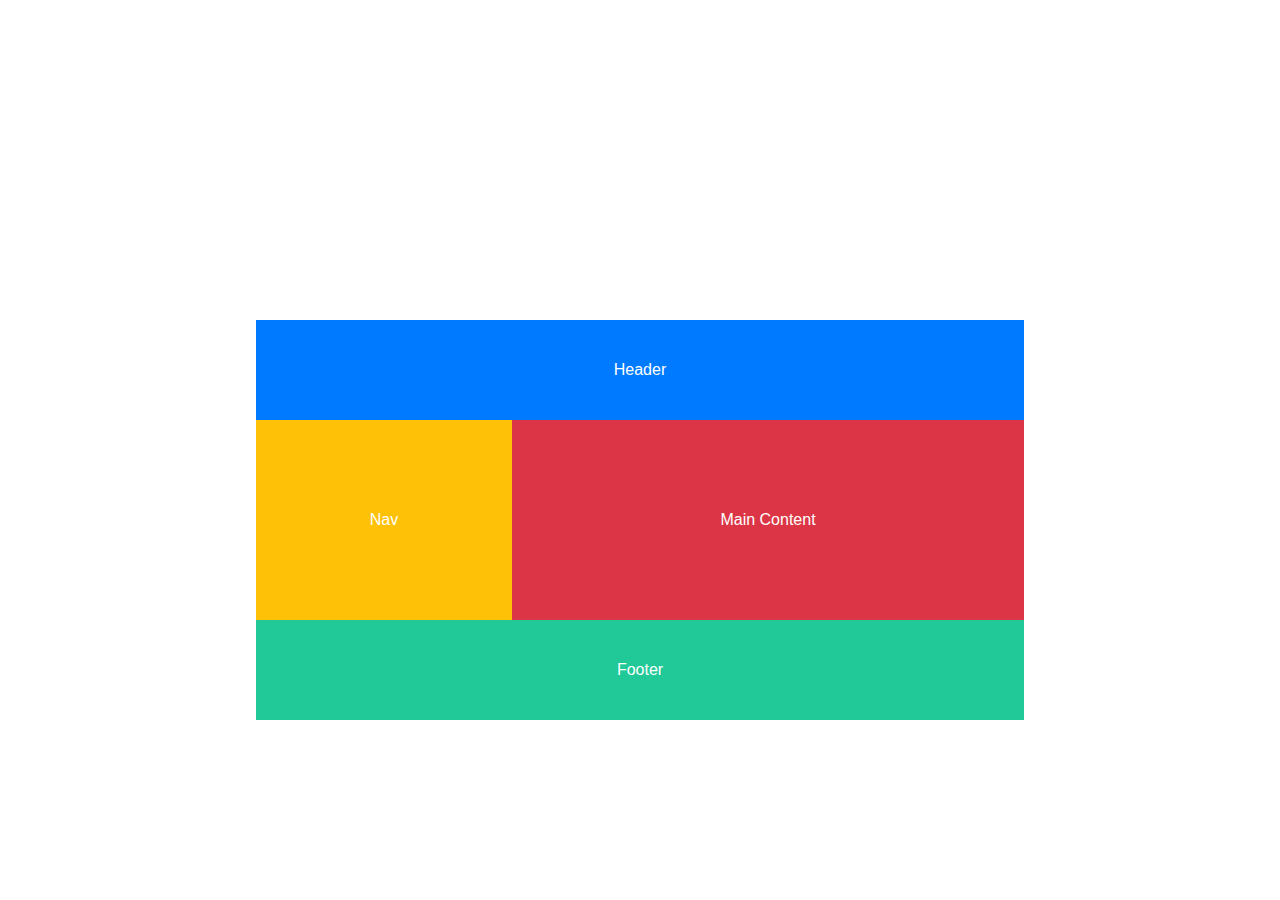
<file: flexbox/index2.html>
<!DOCTYPE html>
<html>
  <head>
    <title>FlexBox Samples!</title>
    <link href="flex-layout.css" rel="stylesheet" />
    <link href="util.css" rel="stylesheet" />
  </head>
  <body style="height: 100%;">
    <div class="container" style="margin-top: 320px;">
      <div class="row h-100 bg-primary">
        <div
          class="d-flex col justify-content-center align-items-center text-white"
        >
          Header
        </div>
      </div>
      <div class="row">
        <div
          class="d-flex h-200 col-4 bg-yellow text-white justify-content-center align-items-center"
        >
          Nav
        </div>
        <div
          class="d-flex col-8 h-200 bg-red text-white align-items-center justify-content-center"
        >
          Main Content
        </div>
      </div>
      <div class="row">
        <div
          class="d-flex col h-100 bg-teal text-white justify-content-center align-items-center"
        >
          Footer
        </div>
      </div>
    </div>
  </body>
</html>
</file>
<file: blog/index.css>
h1,
h2,
h3,
h4,
h5,
h6 {
  font-family: "Playfair Display", Georgia, "Times New Roman", serif;
}

.blog-header {
  line-height: 1;
  border-bottom: 1px solid #e5e5e5;
}

.blog-header-logo {
  font-family: "Playfair Display", Georgia, "Times New Roman", serif;
  font-size: 2.25rem;
}

.blog-header-logo:hover {
  text-decoration: none;
}

.nav-scroller {
  position: relative;
  z-index: 2;
  height: 2.75rem;
  overflow-y: hidden;
}

.nav-scroller .nav {
  display: -ms-flexbox;
  display: flex;
  -ms-flex-wrap: nowrap;
  flex-wrap: nowrap;
  padding-bottom: 1rem;
  margin-top: -1px;
  overflow-x: auto;
  text-align: center;
  white-space: nowrap;
  -webkit-overflow-scrolling: touch;
}

.display-4 {
  font-size: 2.5rem;
}

.bd-placeholder-img {
  font-size: 1.125rem;
  text-anchor: middle;
  -webkit-user-select: none;
  -moz-user-select: none;
  -ms-user-select: none;
  user-select: none;
}

.blog-post {
  margin-bottom: 4rem;
}

@media (min-width: 768px) {
  .h-md-250 {
    height: 250px;
  }
}

.blog-pagnination {
  margin-bottom: 4rem;
}

.blog-pagnination > .btn {
  border-radius: 2rem;
}
</file>
<file: cover/cover.css>
html,
body {
  height: 100%;
  background-color: #333;
}

body {
  display: -ms-flexbox;
  display: flex;
  color: #fff;
  text-shadow: 0 0.05rem 0.1rem rgba(0, 0, 0, 0.5);
  box-shadow: inset 0 0 5rem rgba(0, 0, 0, 0.5);
}

.masthead {
  margin-bottom: 2rem;
}

.nav-masthead .nav-link {
  padding: 0.25rem 0;
  font-weight: 700;
  color: rgba(255, 255, 255, 0.5);
  background-color: transparent;
  border-bottom: 0.25rem solid transparent;
}

.nav-link {
  display: block;
  padding: 0.5rem 1rem;
}

.nav-masthead .active {
  color: #fff;
  border-bottom-color: #fff;
}

a,
a:focus,
a:hover {
  color: #fff;
}

.cover-container {
  max-width: 42em;
}

.nav-masthead .nav-link:hover,
.nav-masthead .nav-link:focus {
  border-bottom-color: rgba(255, 255, 255, 0.25);
}

.nav-masthead .nav-link + .nav-link {
  margin-left: 1rem;
}

.cover .btn-lg {
  padding: 0.75rem 1.25rem;
  font-weight: 700;
}
.btn-secondary,
.btn-secondary:hover,
.btn-secondary:focus {
  color: #333;
  text-shadow: none;
  background-color: #fff;
  border: 0.05rem solid #fff;
}
</file>
<file: flexbox/flex-layout.css>
*,
::after,
::before {
  box-sizing: border-box;
}

body {
  margin: 0;
  font-family: -apple-system, BlinkMacSystemFont, "Segoe UI", Roboto,
    "Helvetica Neue", Arial, "Noto Sans", sans-serif, "Apple Color Emoji",
    "Segoe UI Emoji", "Segoe UI Symbol", "Noto Color Emoji";
  font-size: 1rem;
  font-weight: 400;
  line-height: 1.5;
  color: #212529;
  text-align: left;
  background-color: #fff;
}

.container {
  width: 100%;
  max-width: 768px;
  padding-right: 15px;
  padding-left: 15px;
  margin-right: auto;
  margin-left: auto;
}

.row {
  display: -ms-flexbox;
  display: flex;
  -ms-flex-wrap: wrap;
  flex-wrap: wrap;
  margin-right: -15px;
  margin-left: -15px;
}

.d-flex {
  display: -ms-flexbox !important;
  display: flex !important;
}

.align-items-stretch {
  -ms-flex-align: stretch !important;
  align-items: stretch !important;
}
.align-items-baseline {
  -ms-flex-align: baseline !important;
  align-items: baseline !important;
}
.align-items-center {
  -ms-flex-align: center !important;
  align-items: center !important;
}
.align-items-end {
  -ms-flex-align: end !important;
  align-items: flex-end !important;
}
.align-items-start {
  -ms-flex-align: start !important;
  align-items: flex-start !important;
}

.justify-content-between {
  -ms-flex-pack: justify !important;
  justify-content: space-between !important;
}
.justify-content-center {
  -ms-flex-pack: center !important;
  justify-content: center !important;
}
.justify-content-end {
  -ms-flex-pack: end !important;
  justify-content: flex-end !important;
}
.flex-column {
  -ms-flex-direction: column !important;
  flex-direction: column !important;
}
.flex-row {
  -ms-flex-direction: row !important;
  flex-direction: row !important;
}

.col-12 {
  -ms-flex: 0 0 100%;
  flex: 0 0 100%;
  max-width: 100%;
}
.col-11 {
  -ms-flex: 0 0 91.666667%;
  flex: 0 0 91.666667%;
  max-width: 91.666667%;
}
.col-10 {
  -ms-flex: 0 0 83.333333%;
  flex: 0 0 83.333333%;
  max-width: 83.333333%;
}
.col-9 {
  -ms-flex: 0 0 75%;
  flex: 0 0 75%;
  max-width: 75%;
}
.col-8 {
  -ms-flex: 0 0 66.666667%;
  flex: 0 0 66.666667%;
  max-width: 66.666667%;
}
.col-7 {
  -ms-flex: 0 0 58.333333%;
  flex: 0 0 58.333333%;
  max-width: 58.333333%;
}
.col-6 {
  -ms-flex: 0 0 50%;
  flex: 0 0 50%;
  max-width: 50%;
}
.col-5 {
  -ms-flex: 0 0 41.666667%;
  flex: 0 0 41.666667%;
  max-width: 41.666667%;
}
.col-4 {
  -ms-flex: 0 0 33.333333%;
  flex: 0 0 33.333333%;
  max-width: 33.333333%;
}
.col-3 {
  -ms-flex: 0 0 25%;
  flex: 0 0 25%;
  max-width: 25%;
}
.col-2 {
  -ms-flex: 0 0 16.666667%;
  flex: 0 0 16.666667%;
  max-width: 16.666667%;
}
.col-1 {
  -ms-flex: 0 0 8.333333%;
  flex: 0 0 8.333333%;
  max-width: 8.333333%;
}

.col {
  -ms-flex-preferred-size: 0;
  flex-basis: 0;
  -ms-flex-positive: 1;
  flex-grow: 1;
  max-width: 100%;
}

.nav {
  display: -ms-flexbox;
  display: flex;
  -ms-flex-wrap: wrap;
  flex-wrap: wrap;
  padding-left: 0;
  margin-bottom: 0;
  list-style: none;
}
dl,
ol,
ul {
  margin-top: 0;
  margin-bottom: 1rem;
}

.nav-link {
  display: block;
  padding: 0.5rem 1rem;
}
a {
  color: #007bff;
  text-decoration: none;
  background-color: transparent;
}

.mb-5 {
  margin-bottom: 3rem !important;
}
.mb-4 {
  margin-bottom: 1.5rem !important;
}
.mb-3 {
  margin-bottom: 1rem !important;
}
.mb-2 {
  margin-bottom: 0.5rem !important;
}
.mb-1 {
  margin-bottom: 0.25rem !important;
}
.mb-0 {
  margin-bottom: 0 !important;
}

.mt-5 {
  margin-top: 3rem !important;
}
.mt-4 {
  margin-top: 1.5rem !important;
}
.mt-3 {
  margin-top: 1rem !important;
}
.mt-2 {
  margin-top: 0.5rem !important;
}
.mt-1 {
  margin-top: 0.25rem !important;
}
.mt-0 {
  margin-top: 0 !important;
}

.ml-5 {
  margin-left: 3rem !important;
}
.ml-4 {
  margin-left: 1.5rem !important;
}
.ml-3 {
  margin-left: 1rem !important;
}
.ml-2 {
  margin-left: 0.5rem !important;
}
.ml-1 {
  margin-left: 0.25rem !important;
}
.ml-0 {
  margin-left: 0 !important;
}

.mr-5 {
  margin-right: 3rem !important;
}
.mr-4 {
  margin-right: 1.5rem !important;
}
.mr-3 {
  margin-right: 1rem !important;
}
.mr-2 {
  margin-right: 0.5rem !important;
}
.mr-1 {
  margin-right: 0.25rem !important;
}
.mr-0 {
  margin-right: 0 !important;
}

.pb-5 {
  padding-bottom: 3rem !important;
}
.pb-4 {
  padding-bottom: 1.5rem !important;
}
.pb-3 {
  padding-bottom: 1rem !important;
}
.pb-2 {
  padding-bottom: 0.5rem !important;
}
.pb-1 {
  padding-bottom: 0.25rem !important;
}
.pb-0 {
  padding-bottom: 0 !important;
}

.pt-5 {
  padding-top: 3rem !important;
}
.pt-4 {
  padding-top: 1.5rem !important;
}
.pt-3 {
  padding-top: 1rem !important;
}
.pt-2 {
  padding-top: 0.5rem !important;
}
.pt-1 {
  padding-top: 0.25rem !important;
}
.pt-0 {
  padding-top: 0 !important;
}

.pl-5 {
  padding-left: 3rem !important;
}
.pl-4 {
  padding-left: 1.5rem !important;
}
.pl-3 {
  padding-left: 1rem !important;
}
.pl-2 {
  padding-left: 0.5rem !important;
}
.pl-1 {
  padding-left: 0.25rem !important;
}
.pl-0 {
  padding-left: 0 !important;
}

.pr-5 {
  padding-right: 3rem !important;
}
.pr-4 {
  padding-right: 1.5rem !important;
}
.pr-3 {
  padding-right: 1rem !important;
}
.pr-2 {
  padding-right: 0.5rem !important;
}
.pr-1 {
  padding-right: 0.25rem !important;
}
.pr-0 {
  padding-right: 0 !important;
}

.bg-blue {
  background-color: #007bff;
}
.bg-indigo {
  background-color: #6610f2;
}
.bg-purple {
  background-color: #6f42c1;
}
.bg-pink {
  background-color: #e83e8c;
}
.bg-red {
  background-color: #dc3545;
}

.bg-orange {
  background-color: #fd7e14;
}
.bg-yellow {
  background-color: #ffc107;
}
.bg-green {
  background-color: #28a745;
}

.bg-teal {
  background-color: #20c997;
}
.bg-cyan {
  background-color: #17a2b8;
}
.bg-white {
  background-color: #fff;
}
.bg-gray {
  background-color: #6c757d;
}
.bg-gray-dark {
  background-color: #343a40;
}
.bg-primary {
  background-color: #007bff;
}
.bg-secondary {
  background-color: #6c757d;
}
.bg-success {
  background-color: #28a745;
}
.bg-info {
  background-color: #17a2b8;
}
.bg-warning {
  background-color: #ffc107;
}
.bg-danger {
  background-color: #dc3545;
}

.bg-light {
  background-color: #f8f9fa;
}
.bg-dark {
  background-color: #343a40;
}

.border-left {
  border-left: 1px solid #dee2e6 !important;
}

.border-right {
  border-right: 1px solid #dee2e6 !important;
}

.border-bottom {
  border-bottom: 1px solid #dee2e6 !important;
}
.border-top {
  border-top: 1px solid #dee2e6 !important;
}
.border {
  border: 1px solid #dee2e6 !important;
}

.border-white {
  border-color: #fff !important;
}
.border-dark {
  border-color: #343a40 !important;
}
.border-light {
  border-color: #f8f9fa !important;
}
.border-danger {
  border-color: #dc3545 !important;
}
.border-warning {
  border-color: #ffc107 !important;
}
.border-info {
  border-color: #17a2b8 !important;
}
.border-success {
  border-color: #28a745 !important;
}
.border-secondary {
  border-color: #6c757d !important;
}
.border-primary {
  border-color: #007bff !important;
}

.shadow-none {
  box-shadow: none !important;
}
.shadow-lg {
  box-shadow: 0 1rem 3rem rgba(0, 0, 0, 0.175) !important;
}
.shadow {
  box-shadow: 0 0.5rem 1rem rgba(0, 0, 0, 0.15) !important;
}
.shadow-sm {
  box-shadow: 0 0.125rem 0.25rem rgba(0, 0, 0, 0.075) !important;
}

.text-white-50 {
  color: rgba(255, 255, 255, 0.5) !important;
}
.text-black-50 {
  color: rgba(0, 0, 0, 0.5) !important;
}
.text-muted {
  color: #6c757d !important;
}
.text-body {
  color: #212529 !important;
}
.text-dark {
  color: #343a40 !important;
}
.text-light {
  color: #f8f9fa !important;
}
.text-danger {
  color: #dc3545 !important;
}
.text-warning {
  color: #ffc107 !important;
}
.text-info {
  color: #17a2b8 !important;
}
.text-success {
  color: #28a745 !important;
}
.text-secondary {
  color: #6c757d !important;
}
.text-primary {
  color: #007bff !important;
}
.text-white {
  color: #fff !important;
}

.text-center {
  text-align: center !important;
}
.text-right {
  text-align: right !important;
}
.text-left {
  text-align: left !important;
}
</file>
<file: flexbox/util.css>
.h-100 {
  height: 100px;
}

.h-200 {
  height: 200px;
}

a:hover {
  text-decoration: underline;
}
</file>
<file: stylesheet/elite.css>
* {
  margin: 0px;
  padding: 0px;
  box-sizing: border-box;
}
a {
  color: red;
}

body {
  font-family: Arial, Helvetica, sans-serif;
  font-size: 16px;
  color: #454545;
  background: #f8f8f8;
}

.container {
  margin: 0 auto;
  max-width: 1440px;
  padding: 10px 0;
}

.nav-header {
  display: flex;
  justify-content: space-between;
  align-items: flex-end;
  border-bottom: 1px solid #c2c2c2;
  overflow: hidden;
}

.nav-header img {
  padding-top: 0px;
  width: 260px;
  padding-left: 10px;
}

.nav-header p a {
  font-size: 12px;
  color: #000;
  margin-bottom: 20px;
}

.nav-header p {
  margin-bottom: 5px;
  margin-right: 10px;
  cursor: pointer;
}

.nav-header p a:hover {
  color: red;
}

.main-container {
  display: flex;
}

.main-container .aside {
  min-width: 200px;
  width: 250px;
}

.main-container .main {
  flex: 1;
}

.proizvodi {
  display: flex;
  margin-bottom: 30px;
}

.proizvodi img {
  max-width: 100%;
}

.proizvodi > div:nth-child(n + 2) {
  padding-left: 20px;
}

.proizvod {
  display: flex;
  flex-direction: column;
}

.proizvod a:last-child:hover {
  background: #c4191d;
}

.proizvod img:hover {
  opacity: 0.85;
}

.proizvod :first-child {
  text-decoration: none;
}

.proizvod h2 {
  font-family: "Roboto", Arial, sans-serif;
  font-size: 22px;
  color: #2e2e2e;
  font-family: "Open Sans", Arial, sans-serif;
  font-weight: lighter;
}

.cijena {
  font-family: "Open Sans", Arial, sans-serif;
  font-weight: lighter;
  font-size: 22px;
  color: #ed2328;
}

.proizvod a:last-child {
  text-decoration: none;
  margin-top: 10px;
  padding: 12px 20px;
  color: white;
  background: #ed2328;
  text-align: center;
  border: 1 solid;
  -webkit-font-smoothing: antialiased;
}

.main-content {
  display: flex;
}

.obavijest {
  background: #f4ecec;
  padding: 20px;
  margin: 10px 0px;
  border-radius: 8px;
}

main {
  padding-left: 20px;
  padding-right: 20px;
}

.main {
  max-width: 100%;
  flex: 10;
}

.informacije {
  flex: 1;
}

.warpper-img img {
  width: 350px;
  padding-top: 20px;
  padding-right: 20px;
}

.warpper-img p {
  padding-top: 6px;
  font-size: 14px;
  text-align: center;
}

.informacije h2 {
  font-size: 48px;
  font-family: "Open Sans", Arial, sans-serif;
  font-weight: lighter;
  color: #2e2e2e;
}

aside ul {
  margin: 0 0 65px 0;
  padding: 8px;
}

aside ul li {
  list-style-type: none;
  font-size: 17px;
  font-weight: lighter;
  font-family: "Open Sans", Arial, sans-serif;
  border-bottom: 1px solid #c2c2c2;
  padding: 7px;
  margin: 0;
}

aside ul li:hover {
  border-bottom: 1px solid #000;
}

aside ul li a {
  text-decoration: none;
  color: #000;
}

aside ul li a:hover {
  text-decoration: none;
  color: #ed2328;
}

.opcija-naziv {
}
form label {
  padding: 10px 0px;
  display: flex;
  justify-content: left;
}

.inline-block span {
  padding-left: 50px;
  flex: 1;
}

.border {
  border-bottom: 1px solid #c2c2c2;
}

button {
  padding: 12px 20px;
  margin: 5px 0px;
  background: #ed2328;
  border: 1px solid rgba(0, 0, 0, 0.16);
  font-size: 16px;
  color: white;
}

button:hover {
  background: #c4191d;
}

.informacije > * {
  margin: 10px 20px;
}

.informacije p:last-child {
  color: red;
  padding-top: 16px;
}

.informacije ul {
  padding-left: 20px;
}

footer {
  padding-top: 30px;

  width: 50%;
  margin: 0 auto;
  text-align: center;
  color: #454545;
}

footer > * {
  padding-left: 10px;
}

.info-footer {
  display: flex;
  width: 300px;
  margin: 0 auto;
  justify-content: space-between;
}

footer div:nth-child(2),
footer p:nth-child(5) {
  margin-top: 20px;
}

footer p:nth-child(n + 5) a {
  color: #ed2328;
  text-decoration: none;
}

footer p:nth-child(n + 5) a:hover {
  text-decoration: underline;
}

.footer-background {
  background: #f4ecec;
  color: #454545;
  border-top: 1px solid #c2c2c2;
}

.para-container {
  padding-top: 18px;
  text-align: left;
  width: 300px;
  margin: 0 auto;
}

.para-container a {
  text-decoration: none;
  text-align: left;
}
</file>
<file: carousel/carousel.css>
body {
  padding-top: 2rem;
  padding-bottom: 2rem;
  color: #5a5a5a;
}

.carousel {
  margin-bottom: 4rem;
}
.carousel {
  position: relative;
}

.carousel-indicators {
  position: absolute;
  right: 0;
  bottom: 0;
  left: 0;
  z-index: 15;
  display: -ms-flexbox;
  display: flex;
  -ms-flex-pack: center;
  justify-content: center;
  padding-left: 0;
  margin-right: 15%;
  margin-left: 15%;
  list-style: none;
}

.carousel-indicators li {
  box-sizing: content-box;
  -ms-flex: 0 1 auto;
  flex: 0 1 auto;
  width: 30px;
  height: 3px;
  margin-right: 3px;
  margin-left: 3px;
  text-indent: -999px;
  cursor: pointer;
  background-color: #fff;
  background-clip: padding-box;
  border-top: 10px solid transparent;
  border-bottom: 10px solid transparent;
  opacity: 0.5;
  transition: opacity 0.6s ease;
}

.carousel-inner {
  position: relative;
  width: 100%;
  overflow: hidden;
}

.carousel-item {
  height: 32rem;
}
.carousel-item {
  position: relative;
  display: none;
  float: left;
  width: 100%;
  margin-right: -100%;
  -webkit-backface-visibility: hidden;
  backface-visibility: hidden;
  transition: -webkit-transform 0.6s ease-in-out;
  transition: transform 0.6s ease-in-out;
  transition: transform 0.6s ease-in-out, -webkit-transform 0.6s ease-in-out;
}

.carousel-item-next,
.carousel-item-prev,
.carousel-item.active {
  display: block;
}

.bg-gray {
  background-color: #777;
}

.marketing h2 {
  font-weight: 400;
}
@media (min-width: 62em) {
  .featurette-heading {
    margin-top: 7rem;
  }
}
@media (min-width: 40em) {
  .featurette-heading {
    font-size: 50px;
  }
}
.featurette-heading {
  font-weight: 300;
  line-height: 1;
  letter-spacing: -0.05rem;
}

.bd-placeholder-img {
  font-size: 1.125rem;
  text-anchor: middle;
  -webkit-user-select: none;
  -moz-user-select: none;
  -ms-user-select: none;
  user-select: none;
}

@media (min-width: 768px) {
  .bd-placeholder-img-lg {
    font-size: 3.5rem;
  }
}
</file>
